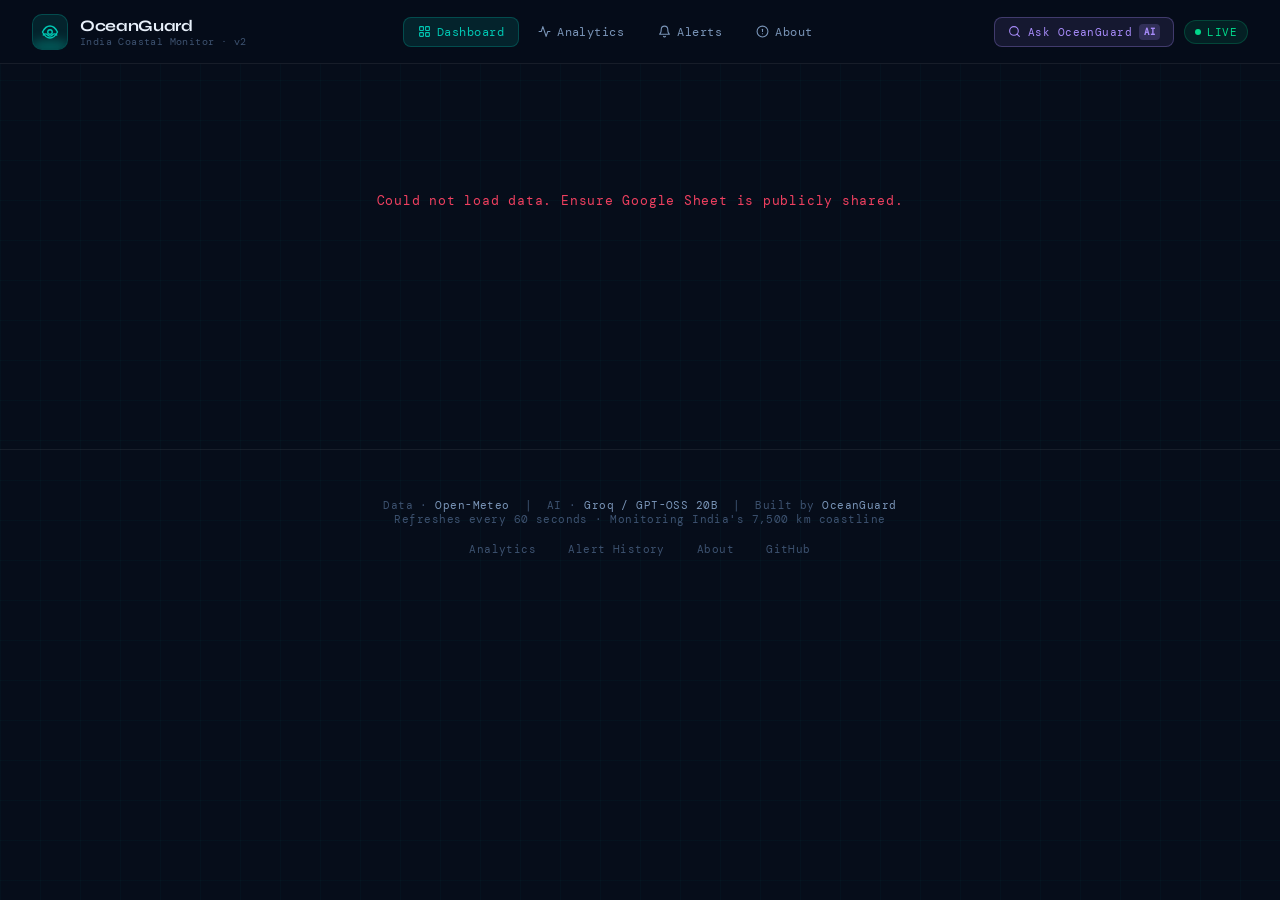
<file: index.html>
<!DOCTYPE html>
<html lang="en">
<head>
<meta charset="UTF-8"/>
<meta name="viewport" content="width=device-width, initial-scale=1.0"/>
<title>OceanGuard — Dashboard</title>
<link rel="stylesheet" href="style.css"/>
<style>
/* ── METRICS ── */
.metrics{display:grid;grid-template-columns:repeat(4,1fr);gap:1rem;margin-bottom:1.75rem;}
.metric{background:var(--panel);border:1px solid var(--border);border-radius:14px;padding:1.25rem 1.5rem;position:relative;overflow:hidden;transition:border-color .2s;}
.metric:hover{border-color:var(--glow);}
.metric::before{content:'';position:absolute;top:0;left:0;right:0;height:2px;background:linear-gradient(90deg,transparent,var(--cyan-m),transparent);opacity:0;transition:opacity .2s;}
.metric:hover::before{opacity:1;}
.metric-label{font-family:var(--fm);font-size:10px;color:var(--tm);text-transform:uppercase;letter-spacing:.1em;margin-bottom:.6rem;}
.metric-value{font-family:var(--fm);font-size:32px;font-weight:500;line-height:1;}
.metric-value.cyan{color:var(--cyan);}.metric-value.amber{color:var(--amber);}.metric-value.red{color:var(--red);}.metric-value.green{color:var(--green);}
.metric-sub{font-family:var(--fm);font-size:11px;color:var(--tm);margin-top:.4rem;}

/* ── AI BRIEFING ── */
.briefing-card{background:var(--panel);border:1px solid rgba(167,139,250,0.2);border-radius:14px;padding:1.5rem;margin-bottom:1.75rem;position:relative;overflow:hidden;}
.briefing-card::before{content:'';position:absolute;top:0;left:0;right:0;height:2px;background:linear-gradient(90deg,transparent,rgba(167,139,250,0.5),transparent);}
.briefing-header{display:flex;align-items:center;justify-content:space-between;margin-bottom:1rem;flex-wrap:wrap;gap:8px;}
.briefing-title{display:flex;align-items:center;gap:8px;font-family:var(--fm);font-size:11px;color:var(--purple);letter-spacing:.08em;text-transform:uppercase;}
.briefing-title svg{width:14px;height:14px;stroke:currentColor;fill:none;stroke-width:2;stroke-linecap:round;stroke-linejoin:round;}
.briefing-time{font-family:var(--fm);font-size:11px;color:var(--tm);}
.briefing-text{font-size:14px;line-height:1.8;color:var(--ts);}
.briefing-text strong{color:var(--tx);font-weight:500;}
.b-loading{font-family:var(--fm);font-size:12px;color:var(--tm);display:flex;align-items:center;gap:6px;}
.b-dot{width:5px;height:5px;border-radius:50%;background:var(--purple);animation:pulse 1.2s ease-in-out infinite;}
.b-dot:nth-child(2){animation-delay:.2s;}.b-dot:nth-child(3){animation-delay:.4s;}

/* ── PREDICTED ALERTS ── */
.pred-grid{display:grid;grid-template-columns:repeat(auto-fill,minmax(240px,1fr));gap:.75rem;margin-bottom:1.75rem;}
.pred-card{background:var(--panel);border:1px solid var(--border);border-left:3px solid var(--amber);border-radius:12px;padding:1rem 1.25rem;background:linear-gradient(135deg,rgba(240,165,0,0.06),var(--panel));animation:fadeUp .4s ease both;}
@keyframes fadeUp{from{opacity:0;transform:translateY(8px);}to{opacity:1;transform:translateY(0);}}
.pred-city{font-size:14px;font-weight:600;margin-bottom:3px;}
.pred-meta{font-family:var(--fm);font-size:12px;color:var(--ts);line-height:1.7;}
.pred-meta span{color:var(--tx);}
.pred-when{display:inline-block;margin-top:6px;font-family:var(--fm);font-size:11px;color:var(--amber);background:rgba(240,165,0,0.1);border:1px solid rgba(240,165,0,0.2);border-radius:999px;padding:2px 9px;}

/* ── CURRENT ALERTS ── */
.alerts-grid{display:grid;grid-template-columns:repeat(auto-fill,minmax(280px,1fr));gap:.75rem;margin-bottom:1.75rem;}
.alert-card{background:var(--panel);border:1px solid var(--border);border-radius:12px;padding:1rem 1.25rem;display:flex;align-items:flex-start;justify-content:space-between;transition:transform .15s;animation:fadeUp .4s ease both;}
.alert-card:hover{transform:translateY(-2px);}
.alert-card.watch{border-left:3px solid var(--cyan);background:linear-gradient(135deg,var(--cyan-d),var(--panel));}
.alert-card.warning{border-left:3px solid var(--amber);background:linear-gradient(135deg,var(--amber-d),var(--panel));}
.alert-card.emergency{border-left:3px solid var(--red);background:linear-gradient(135deg,var(--red-d),var(--panel));}
.alert-city{font-size:15px;font-weight:600;margin-bottom:4px;}
.alert-meta{font-family:var(--fm);font-size:12px;color:var(--ts);line-height:1.7;}
.alert-meta span{color:var(--tx);}
.no-alerts{background:var(--panel);border:1px solid rgba(0,217,139,.15);border-radius:12px;padding:1.25rem 2rem;font-family:var(--fm);font-size:13px;color:var(--green);display:flex;align-items:center;gap:10px;margin-bottom:1.75rem;}

/* ── TWO COL ── */
.two-col{display:grid;grid-template-columns:1.1fr 0.9fr;gap:1rem;}
.bar-row{display:flex;align-items:center;gap:10px;margin-bottom:10px;}
.bar-city{font-family:var(--fm);font-size:11px;color:var(--ts);width:88px;flex-shrink:0;white-space:nowrap;overflow:hidden;text-overflow:ellipsis;}
.bar-track{flex:1;height:6px;background:rgba(255,255,255,.05);border-radius:3px;overflow:visible;position:relative;}
.bar-fill{height:100%;border-radius:3px;position:relative;transition:width .8s cubic-bezier(.4,0,.2,1);}
.bar-fill::after{content:'';position:absolute;right:0;top:50%;transform:translateY(-50%);width:8px;height:8px;border-radius:50%;background:inherit;box-shadow:0 0 6px currentColor;}
.bar-val{font-family:var(--fm);font-size:11px;color:var(--tm);width:34px;text-align:right;flex-shrink:0;}

/* ── UNITS + RAIN OUTLOOK ── */
.u{font-family:var(--fm);font-size:10px;color:var(--tm);margin-left:3px;letter-spacing:.02em;text-transform:none;}
.og-table td .u{margin-left:4px;}
.og-table td.dim{color:var(--tm);}
.rain-legend{display:flex;gap:14px;flex-wrap:wrap;padding:.9rem 1.5rem 0;font-family:var(--fm);font-size:10px;color:var(--tm);letter-spacing:.04em;}
.rain-legend i{display:inline-block;width:14px;height:5px;border-radius:3px;margin-right:6px;vertical-align:middle;}
.rain-row{display:grid;grid-template-columns:88px 1fr 190px;gap:12px;align-items:center;margin-bottom:11px;}
.rain-bars{display:flex;flex-direction:column;gap:4px;}
.rain-fill{height:100%;border-radius:3px;transition:width .8s cubic-bezier(.4,0,.2,1);min-width:2px;}
.rain-fill.past{background:#5aa9ff;}.rain-fill.next{background:var(--cyan);}
.rain-meta{font-family:var(--fm);font-size:11px;color:var(--ts);display:flex;align-items:center;gap:7px;justify-content:flex-end;white-space:nowrap;}
.rain-meta b{color:var(--tx);font-weight:500;}
.rain-chip{font-family:var(--fm);font-size:9px;letter-spacing:.06em;padding:2px 7px;border-radius:10px;border:1px solid currentColor;white-space:nowrap;}
.rain-empty{font-family:var(--fm);font-size:12px;color:var(--tm);padding:0 0 1rem;line-height:1.7;}
@media(max-width:900px){.rain-row{grid-template-columns:88px 1fr;}.rain-meta{grid-column:1/-1;justify-content:flex-start;}}

/* ── RAG QUERY BOX ── */
.rag-card{background:var(--panel);border:1px solid rgba(167,139,250,0.2);border-radius:14px;padding:1.5rem;margin-bottom:1.75rem;position:relative;overflow:hidden;}
.rag-card::before{content:'';position:absolute;top:0;left:0;right:0;height:2px;background:linear-gradient(90deg,transparent,rgba(167,139,250,0.5),var(--cyan-m),transparent);}
.rag-intro{display:flex;align-items:center;gap:8px;font-family:var(--fm);font-size:12px;color:var(--tm);margin-bottom:1rem;}
.rag-intro svg{width:14px;height:14px;stroke:var(--purple);fill:none;stroke-width:2;stroke-linecap:round;stroke-linejoin:round;flex-shrink:0;}
.rag-suggestions{display:flex;gap:6px;flex-wrap:wrap;margin-bottom:1rem;}
.rag-sug{font-family:var(--fm);font-size:11px;padding:5px 11px;border-radius:8px;border:1px solid var(--border);background:transparent;color:var(--ts);cursor:pointer;transition:all .15s;text-align:left;}
.rag-sug:hover{border-color:rgba(167,139,250,0.3);color:var(--purple);background:var(--purple-d);}
.rag-input-row{display:flex;gap:.75rem;}
.rag-input{flex:1;background:var(--panel-alt);border:1px solid var(--border);border-radius:10px;padding:.75rem 1rem;font-family:var(--fm);font-size:13px;color:var(--tx);outline:none;transition:border-color .2s;}
.rag-input:focus{border-color:rgba(167,139,250,0.4);}
.rag-input::placeholder{color:var(--tm);}
.rag-submit{display:flex;align-items:center;gap:6px;background:rgba(167,139,250,0.15);border:1px solid rgba(167,139,250,0.3);border-radius:10px;padding:.75rem 1.25rem;font-family:var(--fm);font-size:12px;color:var(--purple);cursor:pointer;transition:all .2s;white-space:nowrap;}
.rag-submit:hover{background:rgba(167,139,250,0.25);}
.rag-submit:disabled{opacity:.5;cursor:not-allowed;}
.rag-submit svg{width:13px;height:13px;stroke:currentColor;fill:none;stroke-width:2;stroke-linecap:round;stroke-linejoin:round;}
.rag-answer{margin-top:1.25rem;padding-top:1.25rem;border-top:1px solid var(--border);animation:fadeUp .3s ease;}
.rag-answer-header{display:flex;align-items:flex-start;justify-content:space-between;margin-bottom:.75rem;flex-wrap:wrap;gap:6px;}
.rag-answer-q{font-family:var(--fm);font-size:11px;color:var(--purple);letter-spacing:.04em;font-style:italic;}
.rag-answer-meta{font-family:var(--fm);font-size:10px;color:var(--tm);}
.rag-answer-text{font-size:14px;line-height:1.8;color:var(--ts);}
.rag-answer-text strong{color:var(--tx);font-weight:500;}
.rag-thinking{display:flex;align-items:center;gap:8px;font-family:var(--fm);font-size:12px;color:var(--tm);}

/* ── TREND MODAL ── */
.modal-overlay{position:fixed;inset:0;z-index:300;background:rgba(6,13,26,0.85);backdrop-filter:blur(8px);display:flex;align-items:center;justify-content:center;padding:1.5rem;opacity:0;pointer-events:none;transition:opacity .25s ease;}
.modal-overlay.open{opacity:1;pointer-events:all;}
.modal{background:var(--panel);border:1px solid var(--glow);border-radius:18px;width:100%;max-width:820px;box-shadow:0 0 80px rgba(0,200,180,0.1),0 24px 60px rgba(0,0,0,0.6);transform:translateY(24px) scale(.97);transition:transform .28s cubic-bezier(.34,1.56,.64,1);overflow:hidden;}
.modal-overlay.open .modal{transform:translateY(0) scale(1);}
.modal-header{padding:1.25rem 1.5rem;border-bottom:1px solid var(--border);display:flex;align-items:center;justify-content:space-between;}
.modal-title{font-size:14px;font-weight:600;display:flex;align-items:center;gap:8px;}
.modal-title svg{width:16px;height:16px;stroke:var(--cyan);fill:none;stroke-width:2;stroke-linecap:round;stroke-linejoin:round;}
.modal-close{width:30px;height:30px;border-radius:8px;background:rgba(255,255,255,.05);border:1px solid var(--border);color:var(--tm);cursor:pointer;display:flex;align-items:center;justify-content:center;transition:all .15s;font-size:16px;}
.modal-close:hover{background:rgba(255,255,255,.1);color:var(--tx);}
.modal-city-bar{padding:.75rem 1.5rem;border-bottom:1px solid var(--border);display:flex;gap:6px;flex-wrap:wrap;}
.city-btn{font-family:var(--fm);font-size:11px;padding:4px 10px;border-radius:6px;border:1px solid var(--border);background:transparent;color:var(--tm);cursor:pointer;transition:all .15s;}
.city-btn:hover{border-color:var(--glow);color:var(--ts);}
.city-btn.active{background:var(--cyan-d);border-color:var(--glow);color:var(--cyan);}
.modal-body{padding:1.5rem;}
.chart-area{width:100%;height:220px;}
.chart-svg{width:100%;height:100%;}
.grid-line{stroke:rgba(255,255,255,0.05);stroke-width:1;}
.axis-label{font-family:'DM Mono',monospace;font-size:10px;fill:#3d5270;}
.trend-line{fill:none;stroke:var(--cyan);stroke-width:2.5;stroke-linecap:round;stroke-linejoin:round;}
.trend-area{fill:url(#areaGrad);}
.threshold-line{stroke:var(--amber);stroke-width:1.5;stroke-dasharray:5 4;}
.chart-legend{display:flex;align-items:center;gap:16px;margin-top:12px;font-family:var(--fm);font-size:11px;color:var(--tm);flex-wrap:wrap;}
.leg-item{display:flex;align-items:center;gap:5px;}
.leg-dot{width:8px;height:8px;border-radius:50%;flex-shrink:0;}
.leg-dash{width:16px;border-top:2px dashed var(--amber);}
#trend-sum{margin-left:auto;color:var(--ts);}

@media(max-width:900px){.metrics{grid-template-columns:repeat(2,1fr);}.two-col{grid-template-columns:1fr;}}
@media(max-width:600px){.metrics{grid-template-columns:repeat(2,1fr);gap:.6rem;}.metric-value{font-size:24px;}}
</style>
</head>
<body>
<script src="nav.js"></script>
<main class="og-main">
  <div id="og-loading">
    <div class="og-wave"><span></span><span></span><span></span><span></span><span></span></div>
    <div>Fetching coastal data...</div>
  </div>
  <div id="og-dashboard" style="display:none">

    <!-- METRICS -->
    <div class="metrics" id="metrics-row"></div>

    <!-- AI BRIEFING -->
    <div class="og-sec">AI intelligence briefing</div>
    <div class="briefing-card">
      <div class="briefing-header">
        <div class="briefing-title">
          <svg viewBox="0 0 24 24"><circle cx="12" cy="12" r="10"/><path d="M12 8v4l2 2"/></svg>
          Coastal Intelligence Report
        </div>
        <span class="briefing-time" id="briefing-time">—</span>
      </div>
      <div id="briefing-content" class="b-loading">
        <div class="b-dot"></div><div class="b-dot"></div><div class="b-dot"></div>
        <span style="margin-left:4px">Loading briefing...</span>
      </div>
    </div>

    <!-- PREDICTED ALERTS -->
    <div class="og-sec">Predicted alerts — next 24 hours</div>
    <div id="pred-container" style="margin-bottom:1.75rem">
      <div class="no-alerts" style="border-color:rgba(240,165,0,.15);color:var(--amber)"><span>⏳</span>Scanning forecast data...</div>
    </div>

    <!-- CURRENT ALERTS -->
    <div class="og-sec">Current alerts</div>
    <div id="alerts-container"></div>

    <!-- CITY STATUS (full width) -->
    <div class="og-card" style="margin-bottom:1rem">
      <div class="og-card-header"><div class="og-sec" style="margin-bottom:0">City status</div></div>
      <div style="overflow-x:auto">
        <table class="og-table">
          <thead><tr><th>City</th><th>Wind</th><th>Temp</th><th>Rain 24h</th><th>Next 24h</th><th>Rain chance</th><th>Risk</th><th>Status</th></tr></thead>
          <tbody id="city-table"></tbody>
        </table>
      </div>
    </div>

    <!-- WIND + RAIN OUTLOOK -->
    <div class="two-col" style="grid-template-columns:1fr 1fr">
      <div class="og-card">
        <div class="og-card-header"><div class="og-sec" style="margin-bottom:0">Wind speed <span class="u">km/h</span></div></div>
        <div style="padding:1.25rem 1.5rem" id="bar-chart"></div>
      </div>
      <div class="og-card">
        <div class="og-card-header"><div class="og-sec" style="margin-bottom:0">Rain outlook <span class="u">mm</span></div></div>
        <div class="rain-legend"><span><i style="background:#5aa9ff"></i>Last 24h</span><span><i style="background:var(--cyan)"></i>Next 24h forecast</span><span>⚡ thunderstorm</span></div>
        <div id="rain-chart" style="padding:1rem 1.5rem 0.5rem"></div>
      </div>
    </div>

  </div><!-- end dashboard -->
</main>

<!-- TREND MODAL -->
<div class="modal-overlay" id="modal-overlay" onclick="if(event.target===this)closeModal()">
  <div class="modal">
    <div class="modal-header">
      <div class="modal-title"><svg viewBox="0 0 24 24"><polyline points="22 12 18 12 15 21 9 3 6 12 2 12"/></svg>7-Day Wind Trend</div>
      <button class="modal-close" onclick="closeModal()">✕</button>
    </div>
    <div class="modal-city-bar" id="city-selector"></div>
    <div class="modal-body">
      <div class="chart-area">
        <svg class="chart-svg" id="trend-svg" viewBox="0 0 760 220" preserveAspectRatio="none">
          <defs>
            <linearGradient id="areaGrad" x1="0" y1="0" x2="0" y2="1">
              <stop offset="0%" stop-color="#00c8b4" stop-opacity="0.25"/>
              <stop offset="100%" stop-color="#00c8b4" stop-opacity="0"/>
            </linearGradient>
          </defs>
          <g id="grid-lines"></g><g id="y-labels"></g><g id="x-labels"></g>
          <path id="area-path" class="trend-area"/>
          <line id="threshold-line" class="threshold-line" x1="0" x2="0" y1="0" y2="0"/>
          <path id="line-path" class="trend-line"/>
          <g id="data-points"></g>
        </svg>
      </div>
      <div class="chart-legend">
        <div class="leg-item"><div class="leg-dot" style="background:var(--cyan)"></div><span>Wind (km/h)</span></div>
        <div class="leg-item"><div class="leg-dash"></div><span>Threshold</span></div>
        <span id="trend-sum"></span>
      </div>
    </div>
  </div>
</div>

<footer class="og-footer">
  Data · <span>Open-Meteo</span> &nbsp;|&nbsp; AI · <span>Groq / GPT-OSS 20B</span> &nbsp;|&nbsp; Built by <span>OceanGuard</span><br>
  Refreshes every 60 seconds · Monitoring India's 7,500 km coastline
  <div class="og-footer-links">
    <a href="analytics.html">Analytics</a>
    <a href="alerts.html">Alert History</a>
    <a href="about.html">About</a>
    <a href="https://github.com/tupegaurav/oceanguard" target="_blank">GitHub</a>
  </div>
</footer>

<script>
/* ── CONFIG ── */
const SHEET       = "1LHddh6bg9M0hskAypVRr_iF5h4SLzM1yw1vuFetn51s";
const DATA_URL    = `https://docs.google.com/spreadsheets/d/${SHEET}/gviz/tq?tqx=out:json&sheet=Sheet1`;
/* n8n Cloud  URLs — replace with your production URLs after activating each workflow.
   No API keys live in this file anymore; Groq calls happen server-side in n8n. */
const N8N_BASE = "https://jankiai.app.n8n.cloud/webhook";

const BRIEFING_URL = `${N8N_BASE}/oceanguard-briefing`;

const RAG_URL = RAG_WEBHOOK; /* defined once in nav.js */

const TIER    = {NORMAL:0,WATCH:1,WARNING:2,EMERGENCY:3};
const BAR_CLR = {NORMAL:"#00d98b",WATCH:"#00c8b4",WARNING:"#f0a500",EMERGENCY:"#f04060"};
const CITIES  = [
  {city:"Mumbai",          lat:19.0760,lon:72.8777,threshold:14},
  {city:"Goa",             lat:15.4909,lon:73.8278,threshold:13},
  {city:"Mangalore",       lat:12.9141,lon:74.8560,threshold:13},
  {city:"Kochi",           lat:9.9312, lon:76.2673,threshold:12},
  {city:"Thiruvananthapuram",lat:8.5241,lon:76.9366,threshold:11},
  {city:"Pondicherry",     lat:11.9416,lon:79.8083,threshold:12},
  {city:"Chennai",         lat:13.0827,lon:80.2707,threshold:12},
  {city:"Visakhapatnam",   lat:17.6868,lon:83.2185,threshold:13},
  {city:"Kolkata",         lat:22.5726,lon:88.3639,threshold:12}
];
const TH = Object.fromEntries(CITIES.map(c=>[c.city,c.threshold]));

/* ── HELPERS ── */
function isCity(n){return n&&typeof n==="string"&&!/^\d{4}-\d{2}-\d{2}/.test(n)&&n.length>=2&&n.length<=30;}
function badge(r){const c={NORMAL:"badge-normal",WATCH:"badge-watch",WARNING:"badge-warning",EMERGENCY:"badge-emergency"};return `<span class="tier-badge ${c[r]||'badge-normal'}">${r}</span>`;}

/* ── TREND MODAL ── */
function openModal(){document.getElementById("modal-overlay").classList.add("open");document.body.style.overflow="hidden";if(sel)renderTrend(sel);}
function closeModal(){document.getElementById("modal-overlay").classList.remove("open");document.body.style.overflow="";}
document.addEventListener("keydown",e=>{if(e.key==="Escape")closeModal();});

let hist={},sel=null,globalCities=[],briefingLoaded=false;

function renderTrend(city){
  const d=hist[city];if(!d||!d.length)return;
  sel=city;const th=TH[city]||12;
  document.querySelectorAll(".city-btn").forEach(b=>b.classList.toggle("active",b.dataset.city===city));
  const W=760,H=220,pL=36,pR=18,pT=14,pB=26,cW=W-pL-pR,cH=H-pT-pB;
  const ws=d.map(x=>x.w),mx=Math.max(...ws,th*1.4);
  const xp=i=>pL+(i/Math.max(d.length-1,1))*cW;
  const yp=v=>pT+cH-(v/mx)*cH;
  let gH="",yH="";
  [0,.25,.5,.75,1].forEach(f=>{const v=mx*f,y=yp(v);gH+=`<line class="grid-line" x1="${pL}" x2="${W-pR}" y1="${y}" y2="${y}"/>`;yH+=`<text class="axis-label" x="${pL-5}" y="${y+3}" text-anchor="end">${v.toFixed(0)}</text>`;});
  document.getElementById("grid-lines").innerHTML=gH;
  document.getElementById("y-labels").innerHTML=yH;
  let xH="";d.forEach((x,i)=>{const l=new Date(x.date+"T00:00:00").toLocaleDateString("en-IN",{day:"numeric",month:"short"});xH+=`<text class="axis-label" x="${xp(i).toFixed(1)}" y="${H-4}" text-anchor="middle">${l}</text>`;});
  document.getElementById("x-labels").innerHTML=xH;
  const pts=d.map((x,i)=>`${xp(i).toFixed(1)},${yp(x.w).toFixed(1)}`);
  document.getElementById("line-path").setAttribute("d","M"+pts.join("L"));
  document.getElementById("area-path").setAttribute("d",`M${pL},${pT+cH} L${pts.join("L")} L${xp(d.length-1)},${pT+cH} Z`);
  document.getElementById("data-points").innerHTML=d.map((x,i)=>{const c=x.w>=th?"#f0a500":"#00c8b4";const g=x.w>=th?"rgba(240,165,0,0.25)":"rgba(0,200,180,0.25)";return `<circle cx="${xp(i).toFixed(1)}" cy="${yp(x.w).toFixed(1)}" r="8" fill="${g}"/><circle cx="${xp(i).toFixed(1)}" cy="${yp(x.w).toFixed(1)}" r="4" fill="${c}"/>`;}).join("");
  const ty=yp(th);const tl=document.getElementById("threshold-line");
  tl.setAttribute("x1",pL);tl.setAttribute("x2",W-pR);tl.setAttribute("y1",ty);tl.setAttribute("y2",ty);
  const avg=ws.reduce((a,b)=>a+b,0)/ws.length;
  const tr=ws.length>1?(ws[ws.length-1]>ws[0]?"↑ Rising":"↓ Easing"):"—";
  const ad=d.filter(x=>x.w>=th).length;
  document.getElementById("trend-sum").textContent=`Avg ${avg.toFixed(1)} km/h · ${tr} · ${ad} alert day${ad!==1?"s":""}`;
}

/* ── PREDICTIVE ALERTS ── */
async function loadPredictions(){
  try{
    const now=new Date(),in24=new Date(now.getTime()+86400000);
    const res=await Promise.all(CITIES.map(async c=>{
      try{
        const r=await fetch(`https://api.open-meteo.com/v1/forecast?latitude=${c.lat}&longitude=${c.lon}&hourly=wind_speed_10m&forecast_days=2&timezone=Asia%2FKolkata`);
        const d=await r.json();
        let fc=null;
        for(let i=0;i<d.hourly.time.length;i++){
          const t=new Date(d.hourly.time[i]);
          if(t>now&&t<=in24&&d.hourly.wind_speed_10m[i]>=c.threshold){fc={t,w:d.hourly.wind_speed_10m[i],h:Math.round((t-now)/3600000)};break;}
        }
        return{...c,fc};
      }catch{return{...c,fc:null};}
    }));
    const pred=res.filter(r=>r.fc).sort((a,b)=>a.fc.h-b.fc.h);
    const el=document.getElementById("pred-container");
    if(!pred.length){
      el.innerHTML=`<div class="no-alerts"><svg width="16" height="16" viewBox="0 0 24 24" fill="none" stroke="currentColor" stroke-width="2" stroke-linecap="round" stroke-linejoin="round"><path d="M22 11.08V12a10 10 0 1 1-5.93-9.14"/><polyline points="22 4 12 14.01 9 11.01"/></svg>No threshold crossings predicted in next 24 hours</div>`;
      return;
    }
    el.innerHTML=`<div class="pred-grid">${pred.map((r,i)=>{
      const when=r.fc.h===0?"Within the hour":`In ~${r.fc.h}h`;
      const ts=r.fc.t.toLocaleTimeString("en-IN",{hour:"2-digit",minute:"2-digit",hour12:true});
      return `<div class="pred-card" style="animation-delay:${i*60}ms">
        <div class="pred-city">${r.city}</div>
        <div class="pred-meta">Forecast <span>${r.fc.w.toFixed(1)} km/h</span> · Threshold <span>${r.threshold} km/h</span></div>
        <div class="pred-when">⚡ ${when} · ${ts}</div>
      </div>`;
    }).join("")}</div>`;
  }catch{
    document.getElementById("pred-container").innerHTML=`<div class="no-alerts" style="color:var(--tm)">Forecast data unavailable</div>`;
  }
}

/* ── AI BRIEFING — fetched from n8n webhook (Groq key stays server-side) ── */
async function loadBriefing(){
  try{
    const res=await fetch(BRIEFING_URL,{method:"GET"});
    const data=await res.json();
    const text=data.briefing||"";
    briefingLoaded=true;
    const ts=data.timestamp?new Date(data.timestamp):new Date();
    document.getElementById("briefing-time").textContent=ts.toLocaleString("en-IN",{day:"numeric",month:"short",hour:"2-digit",minute:"2-digit"});
    const el=document.getElementById("briefing-content");
    el.className="briefing-text";
    el.innerHTML=text.trim().replace(/\*\*(.*?)\*\*/g,"<strong>$1</strong>").replace(/\n/g,"<br>");
  }catch(e){
    const el=document.getElementById("briefing-content");
    el.className="briefing-text";
    el.innerHTML=`<span style="color:var(--tm)">Could not load briefing. Check the n8n webhook is active.</span>`;
  }
}

/* ── MAIN DATA ── */
/* ── RAIN HELPERS ── */
const RAIN_CLR={"DRY":"#6b7a8f","VERY LIGHT":"#5aa9ff","LIGHT":"#00c8b4","MODERATE":"#f0a500","HEAVY":"#f06a40","VERY HEAVY":"#f04060","EXTREME":"#f04060"};
function rainBandOf(mm){return mm<0.1?"DRY":mm<2.5?"VERY LIGHT":mm<15.6?"LIGHT":mm<64.5?"MODERATE":mm<115.6?"HEAVY":mm<204.5?"VERY HEAVY":"EXTREME";}
function hasRain(c){return c.r24!==null||c.rn24!==null;}
function bandFor(c){return c.rband&&RAIN_CLR[c.rband]?c.rband:rainBandOf(Math.max(c.r24||0,c.rn24||0));}
function rainChip(b){const col=RAIN_CLR[b]||RAIN_CLR.DRY;return `<span class="rain-chip" style="color:${col}">${b}</span>`;}
function isStorm(c){return c.wcode===95||c.wcode===96||c.wcode===99;}
function rainLine(c){
  if(!hasRain(c))return `Rain <span>${c.rain} mm</span>`;
  return `Rain <span>${(c.r24||0).toFixed(1)} mm/24h</span> · Next 24h <span>${(c.rn24||0).toFixed(1)} mm</span>`+(c.rprob!==null?` · <span>${c.rprob}%</span> chance`:"")+(isStorm(c)?" · <span>⚡ storm</span>":"");
}
function renderRainChart(cities){
  const el=document.getElementById("rain-chart");if(!el)return;
  if(!cities.some(hasRain)){el.innerHTML=`<div class="rain-empty">Waiting for rain forecast data from the pipeline. It appears after the next scheduled run of the OceanGuard V1 workflow.</div>`;return;}
  const list=[...cities].sort((a,b)=>Math.max(b.r24||0,b.rn24||0)-Math.max(a.r24||0,a.rn24||0));
  const mx=Math.max(10,...list.map(c=>Math.max(c.r24||0,c.rn24||0)));
  el.innerHTML=list.map(c=>{
    const nm=c.city.length>11?c.city.slice(0,10)+"…":c.city;
    const p=Math.round(((c.r24||0)/mx)*100),n=Math.round(((c.rn24||0)/mx)*100);
    const meta=hasRain(c)
      ?`<span><b>${(c.r24||0).toFixed(1)}</b> / <b>${(c.rn24||0).toFixed(1)}</b> mm</span>${isStorm(c)?"<span>⚡</span>":""}${rainChip(bandFor(c))}`
      :`<span style="color:var(--tm)">no forecast yet</span>`;
    return `<div class="rain-row"><span class="bar-city">${nm}</span>
      <div class="rain-bars"><div class="bar-track"><div class="rain-fill past" style="width:${p}%"></div></div><div class="bar-track"><div class="rain-fill next" style="width:${n}%"></div></div></div>
      <div class="rain-meta">${meta}</div></div>`;
  }).join("");
}

async function loadData(){
  try{
    const r=await fetch(DATA_URL);const t=await r.text();
    const j=JSON.parse(t.match(/google\.visualization\.Query\.setResponse\(([\s\S]*?)\);/)[1]);
    const rows=j.table.rows;
    const cm={};const hm={};
    const cut=new Date();cut.setDate(cut.getDate()-7);
    rows.forEach(row=>{
      const c=row.c;if(!c||!c[1]?.v)return;
      const city=String(c[1].v).trim();if(!isCity(city))return;
      const wind=parseFloat(c[2]?.v)||0,temp=parseFloat(c[3]?.v)||0,rain=parseFloat(c[4]?.v)||0;
      const risk=(c[5]?.v||"NORMAL").toUpperCase(),ts=c[7]?.v||"";
      const nv=i=>{const n=parseFloat(c[i]?.v);return Number.isFinite(n)?n:null;};
      cm[city]={city,wind,temp,rain,risk,ts,r24:nv(8),rn6:nv(9),rn24:nv(10),rprob:nv(11),rband:String(c[12]?.v||"").toUpperCase(),wcode:nv(13)};
      if(ts){const d=new Date(ts);if(d>=cut){const ds=ts.slice(0,10);if(!hm[city])hm[city]={};if(!hm[city][ds])hm[city][ds]=[];hm[city][ds].push(wind);}}
    });
    hist={};
    Object.keys(hm).forEach(city=>{hist[city]=Object.keys(hm[city]).sort().map(date=>({date,w:hm[city][date].reduce((a,b)=>a+b,0)/hm[city][date].length}));});
    const cities=Object.values(cm);
    globalCities=cities;
    if(!briefingLoaded){loadBriefing();}
    const alerts=cities.filter(c=>c.risk!=="NORMAL").sort((a,b)=>TIER[b.risk]-TIER[a.risk]||b.wind-a.wind);
    const sorted=[...cities].sort((a,b)=>b.wind-a.wind);
    const mw=Math.max(...cities.map(c=>c.wind),1);
    const hr=alerts.length?alerts[0].risk:"NORMAL";
    const lat=cities.map(c=>c.ts).filter(Boolean).sort().reverse()[0]||"";
    const ts=lat?new Date(lat).toLocaleString("en-IN",{day:"numeric",month:"short",hour:"2-digit",minute:"2-digit"}):"recently";
    const rc={NORMAL:"green",WATCH:"amber",WARNING:"amber",EMERGENCY:"red"};

    document.getElementById("metrics-row").innerHTML=[
      {l:"Cities monitored",v:cities.length,c:"cyan"},
      {l:"Active alerts",v:alerts.length,c:alerts.length?"amber":"green"},
      {l:"Highest risk",v:hr,c:rc[hr]},
      {l:"All-clear cities",v:cities.length-alerts.length,c:"green"}
    ].map(m=>`<div class="metric"><div class="metric-label">${m.l}</div><div class="metric-value ${m.c}">${m.v}</div><div class="metric-sub">of 9 total</div></div>`).join("");

    const ae=document.getElementById("alerts-container");
    if(!alerts.length){
      ae.innerHTML=`<div class="no-alerts"><svg width="16" height="16" viewBox="0 0 24 24" fill="none" stroke="currentColor" stroke-width="2" stroke-linecap="round" stroke-linejoin="round"><path d="M22 11.08V12a10 10 0 1 1-5.93-9.14"/><polyline points="22 4 12 14.01 9 11.01"/></svg>All 9 coastal cities currently clear</div>`;
    }else{
      ae.innerHTML=`<div class="alerts-grid">${alerts.map((a,i)=>{const cl={WATCH:"watch",WARNING:"warning",EMERGENCY:"emergency"}[a.risk]||"watch";return `<div class="alert-card ${cl}" style="animation-delay:${i*60}ms"><div><div class="alert-city">${a.city}</div><div class="alert-meta">Wind <span>${a.wind.toFixed(1)} km/h</span> · Temp <span>${a.temp.toFixed(1)}°C</span><br>${rainLine(a)}</div></div>${badge(a.risk)}</div>`;}).join("")}</div>`;
    }

    const tc=sorted.map(c=>c.city).filter(c=>hist[c]&&hist[c].length);
    document.getElementById("city-selector").innerHTML=tc.map(city=>`<button class="city-btn" data-city="${city}" onclick="renderTrend('${city}')">${city}</button>`).join("");
    if(!sel||!hist[sel])sel=tc[0];

    document.getElementById("city-table").innerHTML=sorted.map(c=>{
      const hr=hasRain(c);
      const r24=hr?`${(c.r24||0).toFixed(1)}<span class="u">mm</span>`:`<span class="dim">${c.rain}<span class="u">mm now</span></span>`;
      const rn24=hr?`${(c.rn24||0).toFixed(1)}<span class="u">mm</span>`:`<span class="dim">—</span>`;
      const rp=(hr&&c.rprob!==null)?`${c.rprob}<span class="u">%</span>`:`<span class="dim">—</span>`;
      return `<tr><td>${c.city}</td><td>${c.wind.toFixed(1)}<span class="u">km/h</span></td><td>${c.temp.toFixed(1)}<span class="u">°C</span></td><td>${r24}</td><td>${rn24}${isStorm(c)?' <span title="Thunderstorm">⚡</span>':''}</td><td>${rp}</td><td>${badge(c.risk)}</td><td class="${c.risk==="NORMAL"?"sc":"sa"}">${c.risk==="NORMAL"?"Clear":"Alert"}</td></tr>`;
    }).join("");

    document.getElementById("bar-chart").innerHTML=sorted.map(c=>{const pct=Math.round((c.wind/mw)*100);const col=BAR_CLR[c.risk]||BAR_CLR.NORMAL;const nm=c.city.length>11?c.city.slice(0,10)+"…":c.city;return `<div class="bar-row"><span class="bar-city">${nm}</span><div class="bar-track"><div class="bar-fill" style="width:${pct}%;background:${col};color:${col}"></div></div><span class="bar-val">${c.wind.toFixed(1)}</span></div>`;}).join("");

    renderRainChart(cities);

    const ots=document.getElementById("og-timestamp");if(ots)ots.textContent=`Updated ${ts}`;
    document.getElementById("og-loading").style.display="none";
    document.getElementById("og-dashboard").style.display="block";
  }catch(e){
    console.error(e);
    document.getElementById("og-loading").innerHTML=`<p style="color:var(--red);font-family:var(--fm);font-size:13px">Could not load data. Ensure Google Sheet is publicly shared.</p>`;
  }
}

/* ── RAG QUERY — via n8n webhook (OceanGuard_RAG) ── */
function askQuestion(q){
  document.getElementById("rag-input").value=q;
  submitQuery();
}

async function submitQuery(){
  const input=document.getElementById("rag-input");
  const q=input.value.trim();
  if(!q)return;
  const btn=document.getElementById("rag-btn");
  const answerEl=document.getElementById("rag-answer");
  const textEl=document.getElementById("rag-answer-text");
  const qEl=document.getElementById("rag-answer-q");
  const metaEl=document.getElementById("rag-answer-meta");

  btn.disabled=true;
  btn.innerHTML=`<svg viewBox="0 0 24 24" fill="none" stroke="currentColor" stroke-width="2" width="13" height="13"><circle cx="12" cy="12" r="10"/><path d="M12 6v6l4 2"/></svg> Thinking...`;
  answerEl.style.display="block";
  textEl.className="rag-thinking";
  textEl.innerHTML=`<div class="b-dot"></div><div class="b-dot"></div><div class="b-dot"></div><span style="margin-left:6px">Retrieving data and generating answer...</span>`;
  qEl.textContent=`"${q}"`;
  metaEl.textContent="";

  try{
    const res=await fetch(RAG_URL,{
      method:"POST",
      headers:{"Content-Type":"application/json"},
      body:JSON.stringify({question:q})
    });
    const data=await res.json();
    const answer=data.answer||"Sorry, couldn't generate an answer from the available data.";
    textEl.className="rag-answer-text";
    textEl.innerHTML=answer.replace(/\*\*(.*?)\*\*/g,"<strong>$1</strong>").replace(/\n/g,"<br>");
    const rowCount=data.rowCount!=null?`${data.rowCount} readings analysed`:`${globalCities.length} cities analysed`;
    metaEl.textContent=`${rowCount} · Groq / GPT-OSS 20B`;
  }catch(e){
    textEl.className="rag-answer-text";
    textEl.innerHTML=`<span style="color:var(--red)">Could not reach the assistant. Check the n8n webhook is active.</span>`;
  }

  btn.disabled=false;
  btn.innerHTML=`<svg viewBox="0 0 24 24" fill="none" stroke="currentColor" stroke-width="2" stroke-linecap="round" stroke-linejoin="round" width="13" height="13"><line x1="22" y1="2" x2="11" y2="13"/><polygon points="22 2 15 22 11 13 2 9 22 2"/></svg> Ask`;
}

/* ── INIT ── */
loadData();
loadPredictions();
setInterval(loadData,60000);
setInterval(loadPredictions,300000);
</script>
</body>
</html>
</file>
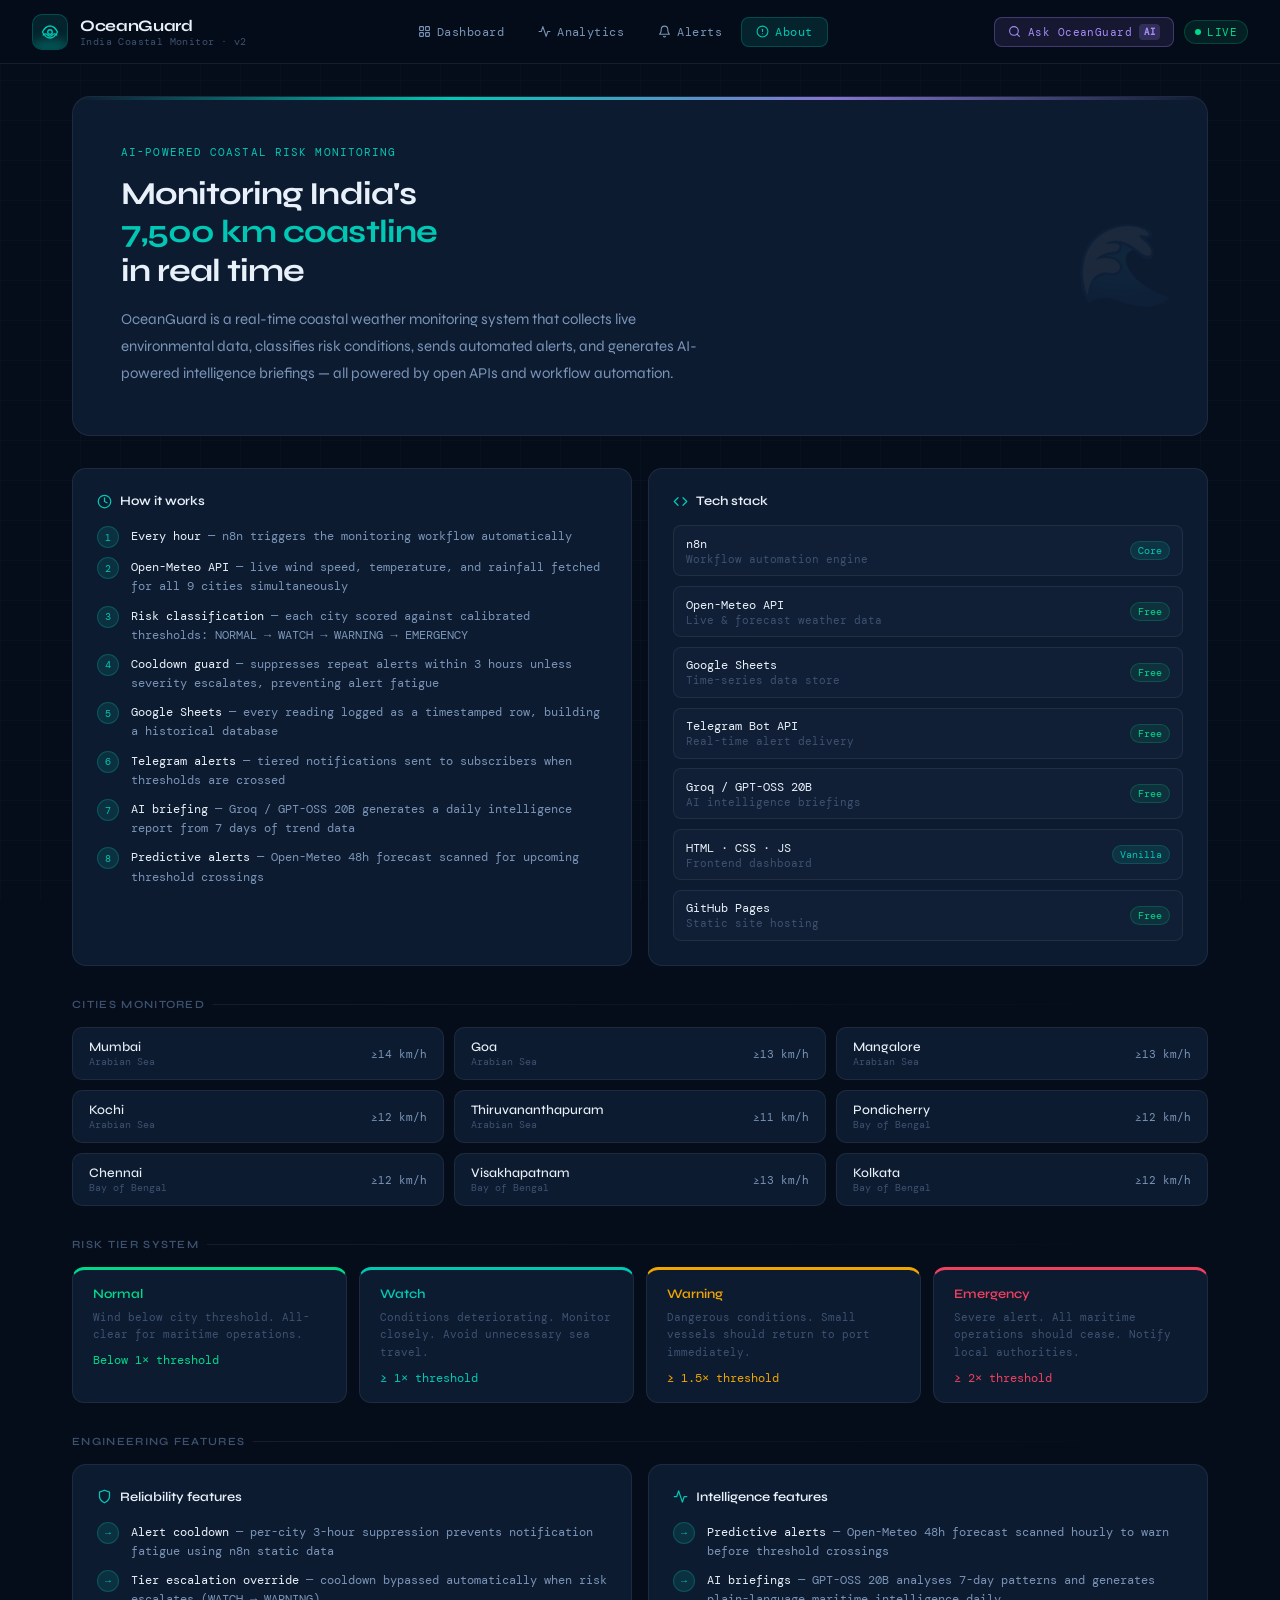
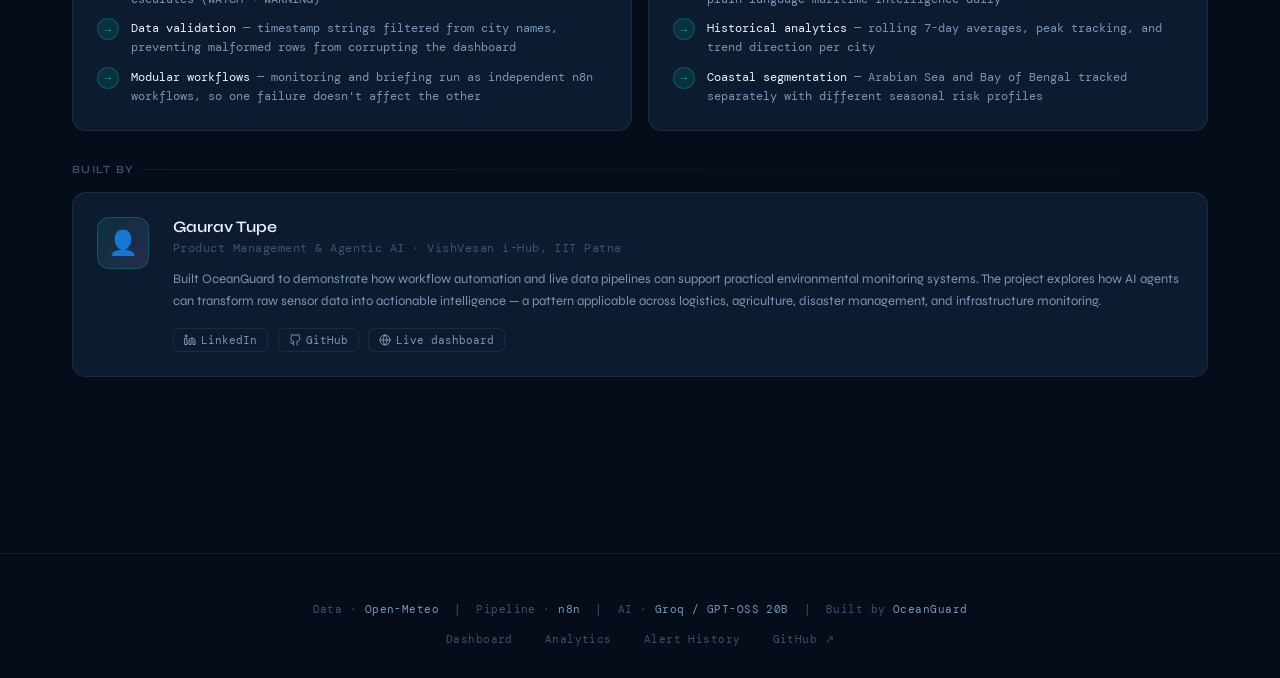
<file: about.html>
<!DOCTYPE html>
<html lang="en">
<head>
<meta charset="UTF-8"/>
<meta name="viewport" content="width=device-width, initial-scale=1.0"/>
<title>OceanGuard — About</title>
<link rel="stylesheet" href="style.css"/>
<style>
.about-hero{
  background:var(--panel);
  border:1px solid var(--border);
  border-radius:18px;
  padding:3rem;
  margin-bottom:2rem;
  position:relative;
  overflow:hidden;
}
.about-hero::before{
  content:'';position:absolute;top:0;left:0;right:0;height:3px;
  background:linear-gradient(90deg,transparent,var(--cyan),rgba(167,139,250,0.8),transparent);
}
.about-hero::after{
  content:'🌊';
  position:absolute;right:2rem;top:50%;transform:translateY(-50%);
  font-size:80px;opacity:.06;pointer-events:none;
}
.hero-tag{font-family:var(--fm);font-size:11px;color:var(--cyan);letter-spacing:.1em;text-transform:uppercase;margin-bottom:1rem;}
.hero-title{font-size:32px;font-weight:700;letter-spacing:-.03em;line-height:1.2;margin-bottom:1rem;}
.hero-title span{color:var(--cyan);}
.hero-desc{font-size:15px;line-height:1.8;color:var(--ts);max-width:600px;}

.two-col-about{display:grid;grid-template-columns:1fr 1fr;gap:1rem;margin-bottom:2rem;}
.info-card{background:var(--panel);border:1px solid var(--border);border-radius:14px;padding:1.5rem;}
.info-card-title{font-size:13px;font-weight:600;margin-bottom:1rem;display:flex;align-items:center;gap:8px;}
.info-card-title svg{width:15px;height:15px;stroke:var(--cyan);fill:none;stroke-width:2;stroke-linecap:round;stroke-linejoin:round;}

.stack-list{display:flex;flex-direction:column;gap:.6rem;}
.stack-item{display:flex;align-items:center;justify-content:space-between;padding:.6rem .75rem;background:var(--panel-alt);border-radius:8px;border:1px solid var(--border);}
.stack-name{font-family:var(--fm);font-size:12px;color:var(--tx);}
.stack-role{font-family:var(--fm);font-size:11px;color:var(--tm);}
.stack-badge{font-family:var(--fm);font-size:10px;padding:2px 7px;border-radius:999px;}

.flow-steps{display:flex;flex-direction:column;gap:.5rem;}
.flow-step{display:flex;align-items:flex-start;gap:.75rem;}
.step-num{flex-shrink:0;width:22px;height:22px;border-radius:50%;background:var(--cyan-d);border:1px solid var(--glow);display:flex;align-items:center;justify-content:center;font-family:var(--fm);font-size:10px;color:var(--cyan);margin-top:1px;}
.step-text{font-family:var(--fm);font-size:12px;color:var(--ts);line-height:1.6;padding-top:2px;}
.step-text strong{color:var(--tx);font-weight:400;}

.cities-grid{display:grid;grid-template-columns:repeat(3,1fr);gap:.6rem;margin-bottom:2rem;}
.city-pill{background:var(--panel);border:1px solid var(--border);border-radius:10px;padding:.7rem 1rem;display:flex;align-items:center;justify-content:space-between;}
.city-pill-name{font-size:13px;font-weight:500;}
.city-pill-coast{font-family:var(--fm);font-size:10px;color:var(--tm);}
.city-pill-th{font-family:var(--fm);font-size:11px;color:var(--ts);}

.tier-explainer{display:grid;grid-template-columns:repeat(4,1fr);gap:.75rem;margin-bottom:2rem;}
.tier-card{background:var(--panel);border-radius:12px;padding:1rem 1.25rem;border:1px solid var(--border);}
.tier-card.normal{border-top:3px solid var(--green);}
.tier-card.watch{border-top:3px solid var(--cyan);}
.tier-card.warning{border-top:3px solid var(--amber);}
.tier-card.emergency{border-top:3px solid var(--red);}
.tier-name{font-size:13px;font-weight:600;margin-bottom:.4rem;}
.tier-desc{font-family:var(--fm);font-size:11px;color:var(--tm);line-height:1.6;}
.tier-wind{font-family:var(--fm);font-size:12px;margin-top:.5rem;}

.profile-card{background:var(--panel);border:1px solid var(--border);border-radius:14px;padding:1.5rem;margin-bottom:2rem;display:flex;align-items:flex-start;gap:1.5rem;}
.profile-avatar{width:52px;height:52px;border-radius:12px;background:linear-gradient(135deg,var(--cyan-d),rgba(167,139,250,0.15));border:1px solid var(--glow);display:flex;align-items:center;justify-content:center;font-size:24px;flex-shrink:0;}
.profile-name{font-size:16px;font-weight:600;margin-bottom:.25rem;}
.profile-role{font-family:var(--fm);font-size:12px;color:var(--tm);margin-bottom:.75rem;letter-spacing:.04em;}
.profile-bio{font-size:13px;line-height:1.7;color:var(--ts);}
.profile-links{display:flex;gap:.6rem;margin-top:1rem;flex-wrap:wrap;}
.profile-link{display:inline-flex;align-items:center;gap:5px;font-family:var(--fm);font-size:11px;color:var(--ts);text-decoration:none;padding:4px 10px;border-radius:6px;border:1px solid var(--border);transition:all .15s;}
.profile-link:hover{color:var(--cyan);border-color:var(--glow);}
.profile-link svg{width:12px;height:12px;stroke:currentColor;fill:none;stroke-width:2;stroke-linecap:round;stroke-linejoin:round;}

@media(max-width:900px){.two-col-about{grid-template-columns:1fr;}.tier-explainer{grid-template-columns:repeat(2,1fr);}.cities-grid{grid-template-columns:repeat(2,1fr);}}
@media(max-width:600px){.about-hero{padding:1.75rem;}.hero-title{font-size:22px;}.tier-explainer{grid-template-columns:1fr 1fr;}.cities-grid{grid-template-columns:1fr 1fr;}.profile-card{flex-direction:column;}}
</style>
</head>
<body>
<script src="nav.js"></script>
<main class="og-main">

  <!-- Hero -->
  <div class="about-hero">
    <div class="hero-tag">AI-Powered Coastal Risk Monitoring</div>
    <div class="hero-title">Monitoring India's<br><span>7,500 km coastline</span><br>in real time</div>
    <div class="hero-desc">OceanGuard is a real-time coastal weather monitoring system that collects live environmental data, classifies risk conditions, sends automated alerts, and generates AI-powered intelligence briefings — all powered by open APIs and workflow automation.</div>
  </div>

  <!-- How it works + Tech stack -->
  <div class="two-col-about">
    <div class="info-card">
      <div class="info-card-title">
        <svg viewBox="0 0 24 24"><circle cx="12" cy="12" r="10"/><polyline points="12 6 12 12 16 14"/></svg>
        How it works
      </div>
      <div class="flow-steps">
        <div class="flow-step"><div class="step-num">1</div><div class="step-text"><strong>Every hour</strong> — n8n triggers the monitoring workflow automatically</div></div>
        <div class="flow-step"><div class="step-num">2</div><div class="step-text"><strong>Open-Meteo API</strong> — live wind speed, temperature, and rainfall fetched for all 9 cities simultaneously</div></div>
        <div class="flow-step"><div class="step-num">3</div><div class="step-text"><strong>Risk classification</strong> — each city scored against calibrated thresholds: NORMAL → WATCH → WARNING → EMERGENCY</div></div>
        <div class="flow-step"><div class="step-num">4</div><div class="step-text"><strong>Cooldown guard</strong> — suppresses repeat alerts within 3 hours unless severity escalates, preventing alert fatigue</div></div>
        <div class="flow-step"><div class="step-num">5</div><div class="step-text"><strong>Google Sheets</strong> — every reading logged as a timestamped row, building a historical database</div></div>
        <div class="flow-step"><div class="step-num">6</div><div class="step-text"><strong>Telegram alerts</strong> — tiered notifications sent to subscribers when thresholds are crossed</div></div>
        <div class="flow-step"><div class="step-num">7</div><div class="step-text"><strong>AI briefing</strong> — Groq / GPT-OSS 20B generates a daily intelligence report from 7 days of trend data</div></div>
        <div class="flow-step"><div class="step-num">8</div><div class="step-text"><strong>Predictive alerts</strong> — Open-Meteo 48h forecast scanned for upcoming threshold crossings</div></div>
      </div>
    </div>

    <div class="info-card">
      <div class="info-card-title">
        <svg viewBox="0 0 24 24"><polyline points="16 18 22 12 16 6"/><polyline points="8 6 2 12 8 18"/></svg>
        Tech stack
      </div>
      <div class="stack-list">
        <div class="stack-item">
          <div><div class="stack-name">n8n</div><div class="stack-role">Workflow automation engine</div></div>
          <span class="stack-badge badge-watch">Core</span>
        </div>
        <div class="stack-item">
          <div><div class="stack-name">Open-Meteo API</div><div class="stack-role">Live & forecast weather data</div></div>
          <span class="stack-badge badge-normal">Free</span>
        </div>
        <div class="stack-item">
          <div><div class="stack-name">Google Sheets</div><div class="stack-role">Time-series data store</div></div>
          <span class="stack-badge badge-normal">Free</span>
        </div>
        <div class="stack-item">
          <div><div class="stack-name">Telegram Bot API</div><div class="stack-role">Real-time alert delivery</div></div>
          <span class="stack-badge badge-normal">Free</span>
        </div>
        <div class="stack-item">
          <div><div class="stack-name">Groq / GPT-OSS 20B</div><div class="stack-role">AI intelligence briefings</div></div>
          <span class="stack-badge badge-normal">Free</span>
        </div>
        <div class="stack-item">
          <div><div class="stack-name">HTML · CSS · JS</div><div class="stack-role">Frontend dashboard</div></div>
          <span class="stack-badge badge-watch">Vanilla</span>
        </div>
        <div class="stack-item">
          <div><div class="stack-name">GitHub Pages</div><div class="stack-role">Static site hosting</div></div>
          <span class="stack-badge badge-normal">Free</span>
        </div>
      </div>
    </div>
  </div>

  <!-- Cities monitored -->
  <div class="og-sec">Cities monitored</div>
  <div class="cities-grid">
    <div class="city-pill"><div><div class="city-pill-name">Mumbai</div><div class="city-pill-coast">Arabian Sea</div></div><div class="city-pill-th">≥14 km/h</div></div>
    <div class="city-pill"><div><div class="city-pill-name">Goa</div><div class="city-pill-coast">Arabian Sea</div></div><div class="city-pill-th">≥13 km/h</div></div>
    <div class="city-pill"><div><div class="city-pill-name">Mangalore</div><div class="city-pill-coast">Arabian Sea</div></div><div class="city-pill-th">≥13 km/h</div></div>
    <div class="city-pill"><div><div class="city-pill-name">Kochi</div><div class="city-pill-coast">Arabian Sea</div></div><div class="city-pill-th">≥12 km/h</div></div>
    <div class="city-pill"><div><div class="city-pill-name">Thiruvananthapuram</div><div class="city-pill-coast">Arabian Sea</div></div><div class="city-pill-th">≥11 km/h</div></div>
    <div class="city-pill"><div><div class="city-pill-name">Pondicherry</div><div class="city-pill-coast">Bay of Bengal</div></div><div class="city-pill-th">≥12 km/h</div></div>
    <div class="city-pill"><div><div class="city-pill-name">Chennai</div><div class="city-pill-coast">Bay of Bengal</div></div><div class="city-pill-th">≥12 km/h</div></div>
    <div class="city-pill"><div><div class="city-pill-name">Visakhapatnam</div><div class="city-pill-coast">Bay of Bengal</div></div><div class="city-pill-th">≥13 km/h</div></div>
    <div class="city-pill"><div><div class="city-pill-name">Kolkata</div><div class="city-pill-coast">Bay of Bengal</div></div><div class="city-pill-th">≥12 km/h</div></div>
  </div>

  <!-- Risk tiers -->
  <div class="og-sec">Risk tier system</div>
  <div class="tier-explainer">
    <div class="tier-card normal">
      <div class="tier-name" style="color:var(--green)">Normal</div>
      <div class="tier-desc">Wind below city threshold. All-clear for maritime operations.</div>
      <div class="tier-wind" style="color:var(--green)">Below 1× threshold</div>
    </div>
    <div class="tier-card watch">
      <div class="tier-name" style="color:var(--cyan)">Watch</div>
      <div class="tier-desc">Conditions deteriorating. Monitor closely. Avoid unnecessary sea travel.</div>
      <div class="tier-wind" style="color:var(--cyan)">≥ 1× threshold</div>
    </div>
    <div class="tier-card warning">
      <div class="tier-name" style="color:var(--amber)">Warning</div>
      <div class="tier-desc">Dangerous conditions. Small vessels should return to port immediately.</div>
      <div class="tier-wind" style="color:var(--amber)">≥ 1.5× threshold</div>
    </div>
    <div class="tier-card emergency">
      <div class="tier-name" style="color:var(--red)">Emergency</div>
      <div class="tier-desc">Severe alert. All maritime operations should cease. Notify local authorities.</div>
      <div class="tier-wind" style="color:var(--red)">≥ 2× threshold</div>
    </div>
  </div>

  <!-- Engineering highlights -->
  <div class="og-sec">Engineering features</div>
  <div class="two-col-about" style="margin-bottom:2rem">
    <div class="info-card">
      <div class="info-card-title">
        <svg viewBox="0 0 24 24"><path d="M12 22s8-4 8-10V5l-8-3-8 3v7c0 6 8 10 8 10z"/></svg>
        Reliability features
      </div>
      <div class="flow-steps">
        <div class="flow-step"><div class="step-num">→</div><div class="step-text"><strong>Alert cooldown</strong> — per-city 3-hour suppression prevents notification fatigue using n8n static data</div></div>
        <div class="flow-step"><div class="step-num">→</div><div class="step-text"><strong>Tier escalation override</strong> — cooldown bypassed automatically when risk escalates (WATCH → WARNING)</div></div>
        <div class="flow-step"><div class="step-num">→</div><div class="step-text"><strong>Data validation</strong> — timestamp strings filtered from city names, preventing malformed rows from corrupting the dashboard</div></div>
        <div class="flow-step"><div class="step-num">→</div><div class="step-text"><strong>Modular workflows</strong> — monitoring and briefing run as independent n8n workflows, so one failure doesn't affect the other</div></div>
      </div>
    </div>
    <div class="info-card">
      <div class="info-card-title">
        <svg viewBox="0 0 24 24"><polyline points="22 12 18 12 15 21 9 3 6 12 2 12"/></svg>
        Intelligence features
      </div>
      <div class="flow-steps">
        <div class="flow-step"><div class="step-num">→</div><div class="step-text"><strong>Predictive alerts</strong> — Open-Meteo 48h forecast scanned hourly to warn before threshold crossings</div></div>
        <div class="flow-step"><div class="step-num">→</div><div class="step-text"><strong>AI briefings</strong> — GPT-OSS 20B analyses 7-day patterns and generates plain-language maritime intelligence daily</div></div>
        <div class="flow-step"><div class="step-num">→</div><div class="step-text"><strong>Historical analytics</strong> — rolling 7-day averages, peak tracking, and trend direction per city</div></div>
        <div class="flow-step"><div class="step-num">→</div><div class="step-text"><strong>Coastal segmentation</strong> — Arabian Sea and Bay of Bengal tracked separately with different seasonal risk profiles</div></div>
      </div>
    </div>
  </div>

  <!-- Builder profile -->
  <div class="og-sec">Built by</div>
  <div class="profile-card">
    <div class="profile-avatar">👤</div>
    <div>
      <div class="profile-name">Gaurav Tupe</div>
      <div class="profile-role">Product Management & Agentic AI · VishVesan i-Hub, IIT Patna</div>
      <div class="profile-bio">Built OceanGuard to demonstrate how workflow automation and live data pipelines can support practical environmental monitoring systems. The project explores how AI agents can transform raw sensor data into actionable intelligence — a pattern applicable across logistics, agriculture, disaster management, and infrastructure monitoring.</div>
      <div class="profile-links">
        <a href="https://www.linkedin.com/in/tupegaurav" target="_blank" class="profile-link">
          <svg viewBox="0 0 24 24"><path d="M16 8a6 6 0 0 1 6 6v7h-4v-7a2 2 0 0 0-2-2 2 2 0 0 0-2 2v7h-4v-7a6 6 0 0 1 6-6z"/><rect x="2" y="9" width="4" height="12"/><circle cx="4" cy="4" r="2"/></svg>
          LinkedIn
        </a>
        <a href="https://github.com/tupegaurav/oceanguard" target="_blank" class="profile-link">
          <svg viewBox="0 0 24 24"><path d="M9 19c-5 1.5-5-2.5-7-3m14 6v-3.87a3.37 3.37 0 0 0-.94-2.61c3.14-.35 6.44-1.54 6.44-7A5.44 5.44 0 0 0 20 4.77 5.07 5.07 0 0 0 19.91 1S18.73.65 16 2.48a13.38 13.38 0 0 0-7 0C6.27.65 5.09 1 5.09 1A5.07 5.07 0 0 0 5 4.77a5.44 5.44 0 0 0-1.5 3.78c0 5.42 3.3 6.61 6.44 7A3.37 3.37 0 0 0 9 18.13V22"/></svg>
          GitHub
        </a>
        <a href="https://tupegaurav.github.io/oceanguard" target="_blank" class="profile-link">
          <svg viewBox="0 0 24 24"><circle cx="12" cy="12" r="10"/><line x1="2" y1="12" x2="22" y2="12"/><path d="M12 2a15.3 15.3 0 0 1 4 10 15.3 15.3 0 0 1-4 10 15.3 15.3 0 0 1-4-10 15.3 15.3 0 0 1 4-10z"/></svg>
          Live dashboard
        </a>
      </div>
    </div>
  </div>

</main>

<footer class="og-footer">
  Data · <span>Open-Meteo</span> &nbsp;|&nbsp; Pipeline · <span>n8n</span> &nbsp;|&nbsp; AI · <span>Groq / GPT-OSS 20B</span> &nbsp;|&nbsp; Built by <span>OceanGuard</span>
  <div class="og-footer-links">
    <a href="index.html">Dashboard</a>
    <a href="analytics.html">Analytics</a>
    <a href="alerts.html">Alert History</a>
    <a href="https://github.com/tupegaurav/oceanguard" target="_blank">GitHub ↗</a>
  </div>
</footer>
</body>
</html>
</file>
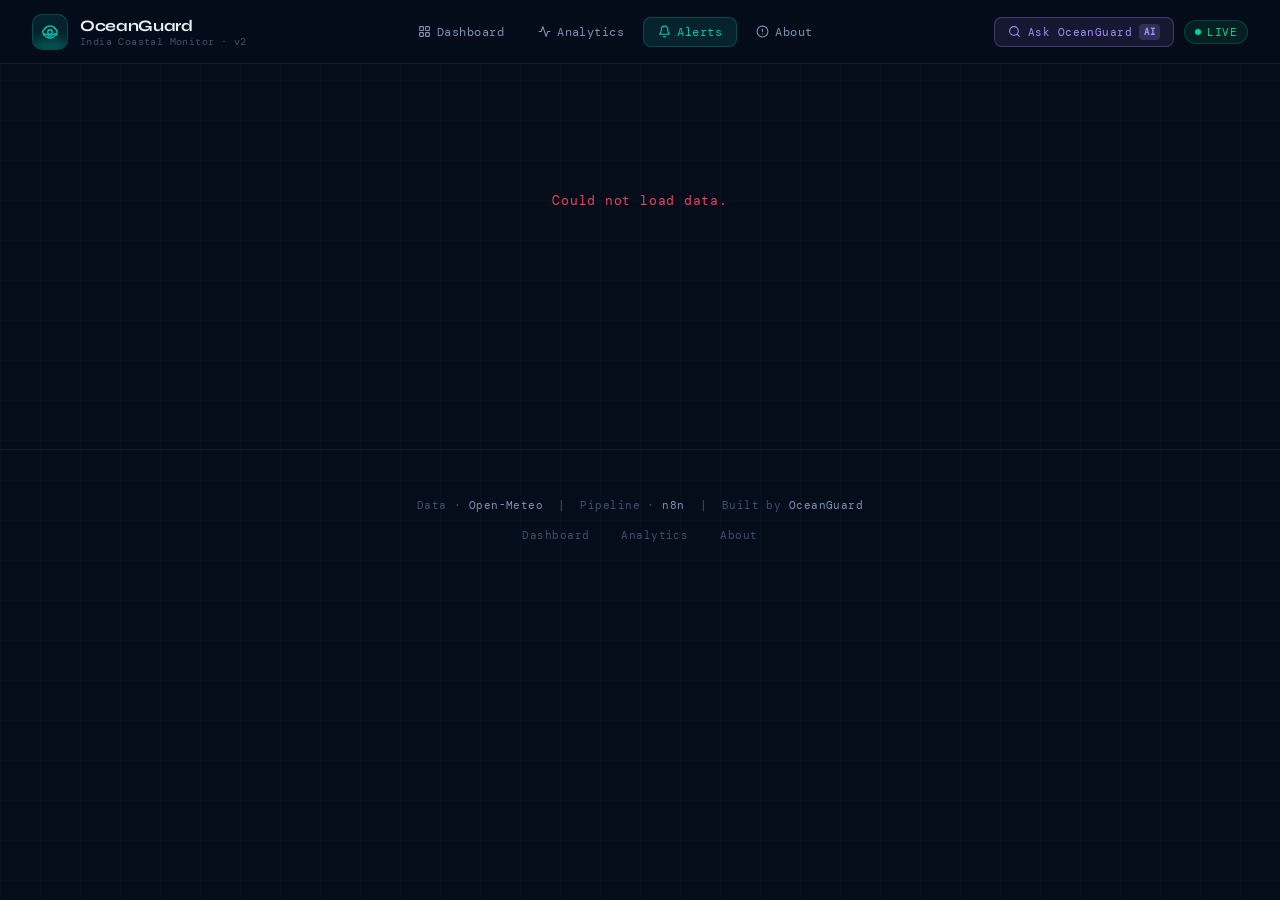
<file: alerts.html>
<!DOCTYPE html>
<html lang="en">
<head>
<meta charset="UTF-8"/>
<meta name="viewport" content="width=device-width, initial-scale=1.0"/>
<title>OceanGuard — Alert History</title>
<link rel="stylesheet" href="style.css"/>
<style>
.filter-bar{display:flex;gap:.75rem;flex-wrap:wrap;margin-bottom:1.5rem;align-items:center;}
.filter-group{display:flex;gap:4px;}
.fbtn{font-family:var(--fm);font-size:11px;padding:5px 12px;border-radius:8px;border:1px solid var(--border);background:transparent;color:var(--tm);cursor:pointer;transition:all .15s;white-space:nowrap;}
.fbtn:hover{border-color:var(--glow);color:var(--ts);}
.fbtn.active{border-color:var(--glow);color:var(--cyan);background:var(--cyan-d);}
.fbtn.amber.active{border-color:rgba(240,165,0,.3);color:var(--amber);background:var(--amber-d);}
.fbtn.red.active{border-color:rgba(240,64,96,.3);color:var(--red);background:var(--red-d);}
.filter-sep{width:1px;height:24px;background:var(--border);margin:0 4px;align-self:center;}
.alert-count{font-family:var(--fm);font-size:11px;color:var(--tm);margin-left:auto;}

.timeline{display:flex;flex-direction:column;gap:.6rem;margin-bottom:1.75rem;}
.al-row{background:var(--panel);border:1px solid var(--border);border-radius:12px;padding:1rem 1.25rem;display:grid;grid-template-columns:auto 1fr auto auto;align-items:center;gap:1rem;transition:border-color .15s;animation:fadeUp .3s ease both;}
.al-row:hover{border-color:rgba(255,255,255,.12);}
@keyframes fadeUp{from{opacity:0;transform:translateY(4px);}to{opacity:1;transform:translateY(0);}}
.al-row.watch{border-left:3px solid var(--cyan);}
.al-row.warning{border-left:3px solid var(--amber);}
.al-row.emergency{border-left:3px solid var(--red);}
.al-time{font-family:var(--fm);font-size:11px;color:var(--tm);white-space:nowrap;}
.al-city{font-size:14px;font-weight:600;}
.al-meta{font-family:var(--fm);font-size:12px;color:var(--ts);margin-top:2px;}
.al-wind{font-family:var(--fm);font-size:13px;color:var(--ts);text-align:right;white-space:nowrap;}

.no-results{text-align:center;padding:4rem 2rem;font-family:var(--fm);font-size:13px;color:var(--tm);}

@media(max-width:600px){.al-row{grid-template-columns:1fr auto;}.al-time{display:none;}.al-wind{display:none;}}
</style>
</head>
<body>
<script src="nav.js"></script>
<main class="og-main">
  <div id="og-loading">
    <div class="og-wave"><span></span><span></span><span></span><span></span><span></span></div>
    <div>Loading alert history...</div>
  </div>
  <div id="og-content" style="display:none">
    <div class="og-page-header">
      <div class="og-page-title">Alert History</div>
      <div class="og-page-sub">Complete record of all threshold crossings</div>
    </div>

    <div class="og-metrics" id="stat-row"></div>

    <div class="og-sec">Filter alerts</div>
    <div class="filter-bar">
      <div class="filter-group" id="tier-filters">
        <button class="fbtn active" data-tier="ALL" onclick="setTier('ALL')">All tiers</button>
        <button class="fbtn" data-tier="WATCH" onclick="setTier('WATCH')">Watch</button>
        <button class="fbtn amber" data-tier="WARNING" onclick="setTier('WARNING')">Warning</button>
        <button class="fbtn red" data-tier="EMERGENCY" onclick="setTier('EMERGENCY')">Emergency</button>
      </div>
      <div class="filter-sep"></div>
      <div class="filter-group" id="city-filters"></div>
      <span class="alert-count" id="alert-count">— alerts</span>
    </div>

    <div class="timeline" id="timeline"></div>
  </div>
</main>

<footer class="og-footer">
  Data · <span>Open-Meteo</span> &nbsp;|&nbsp; Pipeline · <span>n8n</span> &nbsp;|&nbsp; Built by <span>OceanGuard</span>
  <div class="og-footer-links">
    <a href="index.html">Dashboard</a>
    <a href="analytics.html">Analytics</a>
    <a href="about.html">About</a>
  </div>
</footer>

<script>
const SHEET="1LHddh6bg9M0hskAypVRr_iF5h4SLzM1yw1vuFetn51s";
const URL=`https://docs.google.com/spreadsheets/d/${SHEET}/gviz/tq?tqx=out:json&sheet=Sheet1`;
function isCity(n){return n&&typeof n==="string"&&!/^\d{4}-\d{2}-\d{2}/.test(n)&&n.length>=2&&n.length<=30;}
function badge(r){const c={NORMAL:"badge-normal",WATCH:"badge-watch",WARNING:"badge-warning",EMERGENCY:"badge-emergency"};return `<span class="tier-badge ${c[r]||'badge-normal'}">${r}</span>`;}

let allAlerts=[],selTier="ALL",selCity="ALL";

function setTier(t){
  selTier=t;
  document.querySelectorAll("[data-tier]").forEach(b=>b.classList.toggle("active",b.dataset.tier===t));
  render();
}
function setCity(c){
  selCity=c;
  document.querySelectorAll("[data-citf]").forEach(b=>b.classList.toggle("active",b.dataset.citf===c));
  render();
}

function render(){
  let filtered=allAlerts;
  if(selTier!=="ALL")filtered=filtered.filter(a=>a.risk===selTier);
  if(selCity!=="ALL")filtered=filtered.filter(a=>a.city===selCity);
  document.getElementById("alert-count").textContent=`${filtered.length} alert${filtered!==1?"s":""}`;
  const tl=document.getElementById("timeline");
  if(!filtered.length){tl.innerHTML=`<div class="no-results">No alerts match the current filter.</div>`;return;}
  tl.innerHTML=filtered.map((a,i)=>{
    const cls={WATCH:"watch",WARNING:"warning",EMERGENCY:"emergency"}[a.risk]||"watch";
    const ts=new Date(a.ts).toLocaleString("en-IN",{day:"numeric",month:"short",year:"numeric",hour:"2-digit",minute:"2-digit",hour12:true});
    return `<div class="al-row ${cls}" style="animation-delay:${Math.min(i,20)*30}ms">
      <div class="al-time">${ts}</div>
      <div>
        <div class="al-city">${a.city}</div>
        <div class="al-meta">Wind ${a.wind.toFixed(1)} km/h · Temp ${a.temp.toFixed(1)}°C · Rain ${a.rain} mm</div>
      </div>
      ${badge(a.risk)}
      <div class="al-wind">${a.wind.toFixed(1)} km/h</div>
    </div>`;
  }).join("");
}

async function loadData(){
  const r=await fetch(URL);const t=await r.text();
  const j=JSON.parse(t.match(/google\.visualization\.Query\.setResponse\(([\s\S]*?)\);/)[1]);
  const rows=j.table.rows;
  allAlerts=[];
  rows.forEach(row=>{
    const c=row.c;if(!c||!c[1]?.v)return;
    const city=String(c[1].v).trim();if(!isCity(city))return;
    const wind=parseFloat(c[2]?.v)||0,temp=parseFloat(c[3]?.v)||0,rain=parseFloat(c[4]?.v)||0;
    const risk=(c[5]?.v||"NORMAL").toUpperCase(),ts=c[7]?.v||"";
    const alertVal=c[6]?.v;
    const isAlert=alertVal===true||alertVal==="TRUE"||alertVal===1||String(alertVal).toLowerCase()==="true";
    if(isAlert&&risk!=="NORMAL")allAlerts.push({city,wind,temp,rain,risk,ts});
  });
  allAlerts.reverse();

  // Stats
  const total=allAlerts.length;
  const cities={};allAlerts.forEach(a=>{cities[a.city]=(cities[a.city]||0)+1;});
  const topCity=Object.entries(cities).sort((a,b)=>b[1]-a[1])[0];
  const emCount=allAlerts.filter(a=>a.risk==="EMERGENCY").length;
  const warnCount=allAlerts.filter(a=>a.risk==="WARNING").length;
  document.getElementById("stat-row").innerHTML=[
    {l:"Total alerts",v:total,c:"amber"},{l:"Cities alerted",v:Object.keys(cities).length,c:"cyan"},
    {l:"Most alerted",v:topCity?topCity[0]:"—",c:"ts"},{l:"Emergencies",v:emCount,c:emCount>0?"red":"green"}
  ].map(m=>`<div class="og-metric"><div class="og-metric-label">${m.l}</div><div class="og-metric-value ${m.c}" style="${m.c==="ts"?"color:var(--ts);font-size:20px":""}">${m.v}</div></div>`).join("");

  // City filter buttons
  const uCities=["ALL",...Object.keys(cities).sort()];
  document.getElementById("city-filters").innerHTML=uCities.map(c=>`<button class="fbtn${c==="ALL"?" active":""}" data-citf="${c}" onclick="setCity('${c}')">${c==="ALL"?"All cities":c}</button>`).join("");

  const ots=document.getElementById("og-timestamp");if(ots)ots.textContent=`${total} alerts logged`;
  document.getElementById("og-loading").style.display="none";
  document.getElementById("og-content").style.display="block";
  render();
}
loadData().catch(e=>{console.error(e);document.getElementById("og-loading").innerHTML=`<p style="color:var(--red)">Could not load data.</p>`;});
</script>
</body>
</html>
</file>
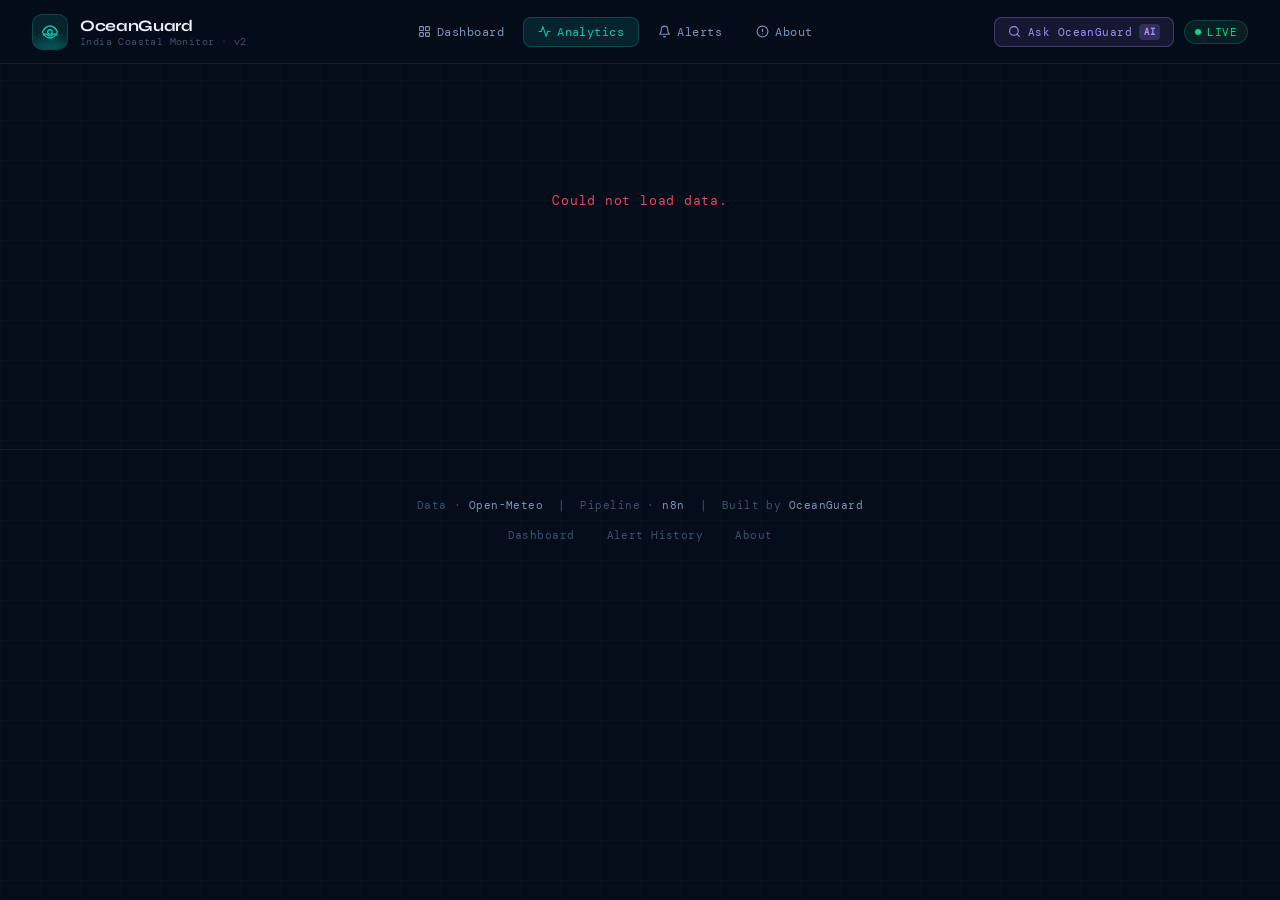
<file: analytics.html>
<!DOCTYPE html>
<html lang="en">
<head>
<meta charset="UTF-8"/>
<meta name="viewport" content="width=device-width, initial-scale=1.0"/>
<title>OceanGuard — Analytics</title>
<link rel="stylesheet" href="style.css"/>
<style>
.city-tabs{display:flex;gap:6px;flex-wrap:wrap;margin-bottom:1.5rem;}
.ctab{font-family:var(--fm);font-size:11px;padding:5px 12px;border-radius:8px;border:1px solid var(--border);background:transparent;color:var(--tm);cursor:pointer;transition:all .15s;white-space:nowrap;}
.ctab:hover{border-color:var(--glow);color:var(--ts);}
.ctab.active{background:var(--cyan-d);border-color:var(--glow);color:var(--cyan);}

.trend-card{background:var(--panel);border:1px solid var(--border);border-radius:14px;overflow:hidden;margin-bottom:1.75rem;}
.trend-top{padding:1rem 1.5rem;border-bottom:1px solid var(--border);display:flex;align-items:center;justify-content:space-between;flex-wrap:wrap;gap:8px;}
.trend-body{padding:1.5rem;}
.chart-area{width:100%;height:200px;}
.chart-svg{width:100%;height:100%;}
.grid-line{stroke:rgba(255,255,255,0.05);stroke-width:1;}
.axis-lbl{font-family:'DM Mono',monospace;font-size:10px;fill:#3d5270;}
.t-line{fill:none;stroke-width:2.5;stroke-linecap:round;stroke-linejoin:round;}
.t-area{fill-opacity:.15;}
.thresh{stroke:var(--amber);stroke-width:1.5;stroke-dasharray:5 4;fill:none;}
.chart-leg{display:flex;align-items:center;gap:16px;margin-top:10px;font-family:var(--fm);font-size:11px;color:var(--tm);}
.leg-i{display:flex;align-items:center;gap:5px;}
.leg-dot{width:8px;height:8px;border-radius:50%;}
.leg-dsh{width:16px;border-top:2px dashed var(--amber);}
#t-summary{margin-left:auto;color:var(--ts);}

.compare-grid{display:grid;grid-template-columns:repeat(3,1fr);gap:1rem;margin-bottom:1.75rem;}
.city-stat-card{background:var(--panel);border:1px solid var(--border);border-radius:12px;padding:1rem 1.25rem;transition:border-color .2s;}
.city-stat-card:hover{border-color:var(--glow);}
.cs-name{font-size:13px;font-weight:600;margin-bottom:.6rem;}
.cs-row{display:flex;justify-content:space-between;margin-bottom:.3rem;}
.cs-label{font-family:var(--fm);font-size:11px;color:var(--tm);}
.cs-value{font-family:var(--fm);font-size:11px;color:var(--ts);}
.cs-value.hot{color:var(--amber);}
.cs-bar-wrap{margin-top:.6rem;}
.cs-bar-track{height:3px;background:rgba(255,255,255,.05);border-radius:2px;}
.cs-bar-fill{height:100%;border-radius:2px;transition:width .6s ease;}

.weekly-table-wrap{overflow-x:auto;}

@media(max-width:900px){.compare-grid{grid-template-columns:repeat(2,1fr);}}
@media(max-width:600px){.compare-grid{grid-template-columns:1fr;}}
</style>
</head>
<body>
<script src="nav.js"></script>
<main class="og-main">
  <div id="og-loading">
    <div class="og-wave"><span></span><span></span><span></span><span></span><span></span></div>
    <div>Loading analytics data...</div>
  </div>
  <div id="og-content" style="display:none">
    <div class="og-page-header">
      <div class="og-page-title">Analytics</div>
      <div class="og-page-sub">7-day wind patterns · city comparisons · weekly summaries</div>
    </div>

    <div class="og-sec">7-day wind trend — select city</div>
    <div class="city-tabs" id="city-tabs"></div>
    <div class="trend-card">
      <div class="trend-top">
        <div class="og-sec" style="margin-bottom:0" id="trend-city-label">—</div>
        <span id="t-summary"></span>
      </div>
      <div class="trend-body">
        <div class="chart-area">
          <svg class="chart-svg" id="trend-svg" viewBox="0 0 760 200" preserveAspectRatio="none">
            <defs>
              <linearGradient id="aG" x1="0" y1="0" x2="0" y2="1">
                <stop offset="0%" stop-color="#00c8b4" stop-opacity=".25"/>
                <stop offset="100%" stop-color="#00c8b4" stop-opacity="0"/>
              </linearGradient>
            </defs>
            <g id="g-lines"></g><g id="y-labs"></g><g id="x-labs"></g>
            <path id="a-path" fill="url(#aG)"/>
            <line id="t-line" class="thresh" x1="0" x2="0" y1="0" y2="0"/>
            <path id="l-path" class="t-line" style="stroke:var(--cyan)"/>
            <g id="d-pts"></g>
          </svg>
        </div>
        <div class="chart-leg">
          <div class="leg-i"><div class="leg-dot" style="background:var(--cyan)"></div><span>Daily avg wind (km/h)</span></div>
          <div class="leg-i"><div class="leg-dsh"></div><span>Alert threshold</span></div>
        </div>
      </div>
    </div>

    <div class="og-sec">All cities — 7-day overview</div>
    <div class="compare-grid" id="compare-grid"></div>

    <div class="og-sec">Weekly performance table</div>
    <div class="og-card" style="margin-bottom:1.75rem">
      <div class="weekly-table-wrap">
        <table class="og-table" id="weekly-table">
          <thead>
            <tr>
              <th>City</th><th>Threshold</th>
              <th>7-day avg</th><th>Peak wind</th>
              <th>Alert days</th><th>Coast</th><th>Trend</th>
            </tr>
          </thead>
          <tbody id="weekly-body"></tbody>
        </table>
      </div>
    </div>
  </div>
</main>

<footer class="og-footer">
  Data · <span>Open-Meteo</span> &nbsp;|&nbsp; Pipeline · <span>n8n</span> &nbsp;|&nbsp; Built by <span>OceanGuard</span>
  <div class="og-footer-links">
    <a href="index.html">Dashboard</a>
    <a href="alerts.html">Alert History</a>
    <a href="about.html">About</a>
  </div>
</footer>

<script>
const SHEET="1LHddh6bg9M0hskAypVRr_iF5h4SLzM1yw1vuFetn51s";
const URL=`https://docs.google.com/spreadsheets/d/${SHEET}/gviz/tq?tqx=out:json&sheet=Sheet1`;
const CITIES=[
  {city:"Mumbai",threshold:14,coast:"Arabian Sea"},
  {city:"Goa",threshold:13,coast:"Arabian Sea"},
  {city:"Mangalore",threshold:13,coast:"Arabian Sea"},
  {city:"Kochi",threshold:12,coast:"Arabian Sea"},
  {city:"Thiruvananthapuram",threshold:11,coast:"Arabian Sea"},
  {city:"Pondicherry",threshold:12,coast:"Bay of Bengal"},
  {city:"Chennai",threshold:12,coast:"Bay of Bengal"},
  {city:"Visakhapatnam",threshold:13,coast:"Bay of Bengal"},
  {city:"Kolkata",threshold:12,coast:"Bay of Bengal"}
];
const TH=Object.fromEntries(CITIES.map(c=>[c.city,c.threshold]));
const COAST=Object.fromEntries(CITIES.map(c=>[c.city,c.coast]));
function isCity(n){return n&&typeof n==="string"&&!/^\d{4}-\d{2}-\d{2}/.test(n)&&n.length>=2&&n.length<=30;}
const BAR_C={NORMAL:"#00d98b",WATCH:"#00c8b4",WARNING:"#f0a500",EMERGENCY:"#f04060"};

let hist={},sel=null;

function renderTrend(city){
  const d=hist[city];if(!d||!d.length)return;
  sel=city;const th=TH[city]||12;
  document.querySelectorAll(".ctab").forEach(b=>b.classList.toggle("active",b.dataset.city===city));
  document.getElementById("trend-city-label").textContent=city;
  const W=760,H=200,pL=36,pR=18,pT=14,pB=26,cW=W-pL-pR,cH=H-pT-pB;
  const ws=d.map(x=>x.w),mx=Math.max(...ws,th*1.4);
  const xp=i=>pL+(i/Math.max(d.length-1,1))*cW;
  const yp=v=>pT+cH-(v/mx)*cH;
  let gH="",yH="",xH="";
  [0,.25,.5,.75,1].forEach(f=>{const v=mx*f,y=yp(v);gH+=`<line class="grid-line" x1="${pL}" x2="${W-pR}" y1="${y}" y2="${y}"/>`;yH+=`<text class="axis-lbl" x="${pL-5}" y="${y+3}" text-anchor="end">${v.toFixed(0)}</text>`;});
  d.forEach((x,i)=>{const l=new Date(x.date+"T00:00:00").toLocaleDateString("en-IN",{day:"numeric",month:"short"});xH+=`<text class="axis-lbl" x="${xp(i).toFixed(1)}" y="${H-4}" text-anchor="middle">${l}</text>`;});
  document.getElementById("g-lines").innerHTML=gH;document.getElementById("y-labs").innerHTML=yH;document.getElementById("x-labs").innerHTML=xH;
  const pts=d.map((x,i)=>`${xp(i).toFixed(1)},${yp(x.w).toFixed(1)}`);
  document.getElementById("l-path").setAttribute("d","M"+pts.join("L"));
  document.getElementById("a-path").setAttribute("d",`M${pL},${pT+cH} L${pts.join("L")} L${xp(d.length-1)},${pT+cH} Z`);
  document.getElementById("d-pts").innerHTML=d.map((x,i)=>{const c=x.w>=th?"#f0a500":"#00c8b4";return `<circle cx="${xp(i).toFixed(1)}" cy="${yp(x.w).toFixed(1)}" r="8" fill="${c}" fill-opacity=".25"/><circle cx="${xp(i).toFixed(1)}" cy="${yp(x.w).toFixed(1)}" r="4" fill="${c}"/>`;}).join("");
  const ty=yp(th);const tl=document.getElementById("t-line");
  tl.setAttribute("x1",pL);tl.setAttribute("x2",W-pR);tl.setAttribute("y1",ty);tl.setAttribute("y2",ty);
  const avg=ws.reduce((a,b)=>a+b,0)/ws.length;
  const trend=ws.length>1?(ws[ws.length-1]>ws[0]?"↑ Rising":"↓ Easing"):"—";
  const ad=d.filter(x=>x.w>=th).length;
  document.getElementById("t-summary").textContent=`Avg ${avg.toFixed(1)} km/h · ${trend} · ${ad} alert day${ad!==1?"s":""}`;
}

async function loadData(){
  const r=await fetch(URL);const t=await r.text();
  const j=JSON.parse(t.match(/google\.visualization\.Query\.setResponse\(([\s\S]*?)\);/)[1]);
  const rows=j.table.rows;
  const hm={};const cut=new Date();cut.setDate(cut.getDate()-7);
  rows.forEach(row=>{
    const c=row.c;if(!c||!c[1]?.v)return;
    const city=String(c[1].v).trim();if(!isCity(city))return;
    const wind=parseFloat(c[2]?.v)||0,ts=c[7]?.v||"";
    if(ts){const d=new Date(ts);if(d>=cut){const ds=ts.slice(0,10);if(!hm[city])hm[city]={};if(!hm[city][ds])hm[city][ds]=[];hm[city][ds].push(wind);}}
  });
  hist={};
  Object.keys(hm).forEach(city=>{hist[city]=Object.keys(hm[city]).sort().map(date=>({date,w:hm[city][date].reduce((a,b)=>a+b,0)/hm[city][date].length}));});

  // City tabs
  const tcs=CITIES.map(c=>c.city).filter(c=>hist[c]&&hist[c].length);
  document.getElementById("city-tabs").innerHTML=tcs.map(city=>`<button class="ctab" data-city="${city}" onclick="renderTrend('${city}')">${city}</button>`).join("");
  if(!sel||!hist[sel])sel=tcs[0];
  if(sel)renderTrend(sel);

  // City stat cards
  const glmax=Math.max(...CITIES.map(c=>{const d=hist[c.city];return d&&d.length?Math.max(...d.map(x=>x.w)):0;}),1);
  document.getElementById("compare-grid").innerHTML=CITIES.map(c=>{
    const d=hist[c.city]||[];
    const ws=d.map(x=>x.w);
    const avg=ws.length?ws.reduce((a,b)=>a+b,0)/ws.length:0;
    const peak=ws.length?Math.max(...ws):0;
    const ad=d.filter(x=>x.w>=c.threshold).length;
    const tr=ws.length>1?(ws[ws.length-1]>ws[0]?"↑ Rising":"↓ Easing"):"No data";
    const pct=Math.round((peak/glmax)*100);
    const col=peak>=c.threshold*2?"#f04060":peak>=c.threshold*1.5?"#f0a500":peak>=c.threshold?"#00c8b4":"#00d98b";
    return `<div class="city-stat-card">
      <div class="cs-name">${c.city}</div>
      <div class="cs-row"><span class="cs-label">7-day avg</span><span class="cs-value ${avg>=c.threshold?"hot":""}">${avg.toFixed(1)} km/h</span></div>
      <div class="cs-row"><span class="cs-label">Peak wind</span><span class="cs-value ${peak>=c.threshold?"hot":""}">${peak.toFixed(1)} km/h</span></div>
      <div class="cs-row"><span class="cs-label">Alert days</span><span class="cs-value ${ad>0?"hot":""}">${ad} / 7</span></div>
      <div class="cs-row"><span class="cs-label">Trend</span><span class="cs-value">${tr}</span></div>
      <div class="cs-bar-wrap"><div class="cs-bar-track"><div class="cs-bar-fill" style="width:${pct}%;background:${col}"></div></div></div>
    </div>`;
  }).join("");

  // Weekly table
  document.getElementById("weekly-body").innerHTML=CITIES.map(c=>{
    const d=hist[c.city]||[];const ws=d.map(x=>x.w);
    const avg=ws.length?ws.reduce((a,b)=>a+b,0)/ws.length:0;
    const peak=ws.length?Math.max(...ws):0;
    const ad=d.filter(x=>x.w>=c.threshold).length;
    const tr=ws.length>1?(ws[ws.length-1]>ws[0]?"↑":"↓"):"—";
    const avgCls=avg>=c.threshold?"sa":"sc";
    return `<tr><td>${c.city}</td><td>${c.threshold} km/h</td><td class="${avgCls}">${avg.toFixed(1)}</td><td class="${peak>=c.threshold?"sa":"sc"}">${peak.toFixed(1)}</td><td class="${ad>0?"sa":"sc"}">${ad}</td><td style="color:var(--tm)">${c.coast}</td><td style="color:var(--ts)">${tr}</td></tr>`;
  }).join("");

  const ots=document.getElementById("og-timestamp");if(ots)ots.textContent="Analytics loaded";
  document.getElementById("og-loading").style.display="none";
  document.getElementById("og-content").style.display="block";
}
loadData().catch(e=>{console.error(e);document.getElementById("og-loading").innerHTML=`<p style="color:var(--red)">Could not load data.</p>`;});
</script>
</body>
</html>
</file>
<file: style.css>
@import url('https://fonts.googleapis.com/css2?family=Syne:wght@400;500;600;700&family=DM+Mono:wght@300;400;500&display=swap');

:root{
  --deep:#060d1a;--panel:#0d1b30;--panel-alt:#101f35;
  --border:rgba(255,255,255,0.07);--glow:rgba(0,200,180,0.25);
  --cyan:#00c8b4;--cyan-d:rgba(0,200,180,0.12);--cyan-m:rgba(0,200,180,0.4);
  --amber:#f0a500;--amber-d:rgba(240,165,0,0.12);
  --red:#f04060;--red-d:rgba(240,64,96,0.12);
  --green:#00d98b;--green-d:rgba(0,217,139,0.1);
  --purple:#a78bfa;--purple-d:rgba(167,139,250,0.1);
  --tx:#e8f0fa;--ts:#7a95b8;--tm:#3d5270;
  --fd:'Syne',sans-serif;--fm:'DM Mono',monospace;
  --nav-h:64px;
}

*,*::before,*::after{box-sizing:border-box;margin:0;padding:0;}

body{
  font-family:var(--fd);
  background:var(--deep);
  color:var(--tx);
  min-height:100vh;
  overflow-x:hidden;
  padding-top:var(--nav-h);
}

body::before{
  content:'';position:fixed;inset:0;
  background-image:
    linear-gradient(rgba(0,200,180,0.03) 1px,transparent 1px),
    linear-gradient(90deg,rgba(0,200,180,0.03) 1px,transparent 1px);
  background-size:40px 40px;
  pointer-events:none;z-index:0;
}

/* ── NAVIGATION ── */
.og-nav{
  position:fixed;top:0;left:0;right:0;z-index:200;
  height:var(--nav-h);
  background:rgba(6,13,26,0.95);
  backdrop-filter:blur(20px);
  border-bottom:1px solid var(--border);
  display:flex;align-items:center;justify-content:space-between;
  padding:0 2rem;
}

.og-brand{display:flex;align-items:center;gap:12px;text-decoration:none;}
.og-brand-icon{
  width:36px;height:36px;
  border:1px solid var(--glow);border-radius:10px;
  display:flex;align-items:center;justify-content:center;
  background:var(--cyan-d);position:relative;overflow:hidden;
}
.og-brand-icon::after{
  content:'';position:absolute;
  bottom:-4px;left:-4px;right:-4px;height:12px;
  background:var(--cyan-m);border-radius:50%;
  filter:blur(6px);animation:waveGlow 3s ease-in-out infinite;
}
@keyframes waveGlow{0%,100%{opacity:.5;transform:scaleX(.9);}50%{opacity:1;transform:scaleX(1.1);}}
.og-brand-icon svg{width:18px;height:18px;stroke:var(--cyan);fill:none;stroke-width:1.8;stroke-linecap:round;stroke-linejoin:round;position:relative;z-index:1;}
.og-brand-name{font-size:16px;font-weight:700;letter-spacing:-.02em;color:var(--tx);}
.og-brand-sub{font-size:10px;color:var(--tm);font-family:var(--fm);letter-spacing:.04em;}

.og-links{display:flex;align-items:center;gap:4px;}
.og-link{
  font-family:var(--fm);font-size:12px;
  color:var(--ts);letter-spacing:.04em;
  text-decoration:none;
  padding:6px 14px;border-radius:8px;
  border:1px solid transparent;
  transition:all .15s;
  display:flex;align-items:center;gap:6px;
}
.og-link svg{width:13px;height:13px;stroke:currentColor;fill:none;stroke-width:2;stroke-linecap:round;stroke-linejoin:round;}
.og-link:hover{color:var(--tx);background:rgba(255,255,255,.04);border-color:var(--border);}
.og-link.active{color:var(--cyan);background:var(--cyan-d);border-color:var(--glow);}

.og-nav-right{display:flex;align-items:center;gap:10px;}
.og-live{
  display:flex;align-items:center;gap:6px;
  background:var(--green-d);border:1px solid rgba(0,217,139,0.2);
  border-radius:999px;padding:4px 10px;
  font-family:var(--fm);font-size:11px;color:var(--green);letter-spacing:.04em;
}
.og-live-dot{width:6px;height:6px;border-radius:50%;background:var(--green);animation:pulse 2s ease-in-out infinite;}
@keyframes pulse{0%,100%{opacity:1;box-shadow:0 0 0 0 rgba(0,217,139,.6);}50%{opacity:.7;box-shadow:0 0 0 4px rgba(0,217,139,0);}}

/* ── LAYOUT ── */
.og-main{max-width:1200px;margin:0 auto;padding:2rem 2rem 5rem;position:relative;z-index:1;}
.og-page-header{margin-bottom:2rem;}
.og-page-title{font-size:24px;font-weight:700;letter-spacing:-.02em;margin-bottom:.3rem;}
.og-page-sub{font-family:var(--fm);font-size:12px;color:var(--tm);letter-spacing:.04em;}

/* ── COMMON COMPONENTS ── */
.og-sec{
  font-size:11px;font-weight:600;color:var(--tm);
  text-transform:uppercase;letter-spacing:.12em;
  margin-bottom:1rem;
  display:flex;align-items:center;gap:8px;
}
.og-sec::after{content:'';flex:1;height:1px;background:linear-gradient(90deg,var(--border),transparent);}

.og-card{
  background:var(--panel);border:1px solid var(--border);
  border-radius:14px;overflow:hidden;
}
.og-card-header{
  padding:1rem 1.5rem;border-bottom:1px solid var(--border);
}

.og-metrics{display:grid;grid-template-columns:repeat(4,1fr);gap:1rem;margin-bottom:1.75rem;}
.og-metric{
  background:var(--panel);border:1px solid var(--border);
  border-radius:14px;padding:1.25rem 1.5rem;
  position:relative;overflow:hidden;transition:border-color .2s;
}
.og-metric:hover{border-color:var(--glow);}
.og-metric::before{
  content:'';position:absolute;top:0;left:0;right:0;height:2px;
  background:linear-gradient(90deg,transparent,var(--cyan-m),transparent);
  opacity:0;transition:opacity .2s;
}
.og-metric:hover::before{opacity:1;}
.og-metric-label{font-family:var(--fm);font-size:10px;color:var(--tm);text-transform:uppercase;letter-spacing:.1em;margin-bottom:.6rem;}
.og-metric-value{font-family:var(--fm);font-size:28px;font-weight:500;line-height:1;}
.og-metric-value.cyan{color:var(--cyan);}
.og-metric-value.amber{color:var(--amber);}
.og-metric-value.red{color:var(--red);}
.og-metric-value.green{color:var(--green);}
.og-metric-sub{font-family:var(--fm);font-size:11px;color:var(--tm);margin-top:.4rem;}

.tier-badge{font-family:var(--fm);font-size:10px;font-weight:500;padding:3px 9px;border-radius:999px;letter-spacing:.08em;text-transform:uppercase;white-space:nowrap;}
.badge-normal{background:var(--green-d);color:var(--green);border:1px solid rgba(0,217,139,.2);}
.badge-watch{background:var(--cyan-d);color:var(--cyan);border:1px solid rgba(0,200,180,.2);}
.badge-warning{background:var(--amber-d);color:var(--amber);border:1px solid rgba(240,165,0,.2);}
.badge-emergency{background:var(--red-d);color:var(--red);border:1px solid rgba(240,64,96,.2);}

.og-btn{
  display:inline-flex;align-items:center;gap:6px;
  background:var(--cyan-d);border:1px solid var(--glow);
  border-radius:8px;padding:6px 14px;
  font-family:var(--fm);font-size:11px;color:var(--cyan);
  letter-spacing:.04em;cursor:pointer;transition:all .2s;
  text-decoration:none;
}
.og-btn:hover{background:rgba(0,200,180,0.2);box-shadow:0 0 16px rgba(0,200,180,0.15);}
.og-btn svg{width:13px;height:13px;stroke:currentColor;fill:none;stroke-width:2;stroke-linecap:round;stroke-linejoin:round;}

/* ── LOADING / STATES ── */
#og-loading{text-align:center;padding:6rem 2rem;font-family:var(--fm);font-size:13px;color:var(--tm);letter-spacing:.06em;}
.og-wave{display:inline-flex;gap:4px;margin-bottom:1rem;}
.og-wave span{display:inline-block;width:4px;height:20px;background:var(--cyan-m);border-radius:2px;animation:wave .9s ease-in-out infinite;}
.og-wave span:nth-child(2){animation-delay:.15s;}
.og-wave span:nth-child(3){animation-delay:.3s;}
.og-wave span:nth-child(4){animation-delay:.45s;}
.og-wave span:nth-child(5){animation-delay:.6s;}
@keyframes wave{0%,100%{transform:scaleY(.4);opacity:.4;}50%{transform:scaleY(1);opacity:1;}}

/* ── TABLE ── */
.og-table{width:100%;border-collapse:collapse;}
.og-table thead tr{background:var(--panel-alt);}
.og-table thead th{font-family:var(--fm);font-size:10px;font-weight:500;text-transform:uppercase;letter-spacing:.1em;color:var(--tm);text-align:left;padding:.7rem 1.25rem;}
.og-table tbody tr{border-top:1px solid var(--border);transition:background .15s;}
.og-table tbody tr:hover{background:rgba(255,255,255,.02);}
.og-table tbody td{padding:.8rem 1.25rem;font-family:var(--fm);font-size:13px;color:var(--ts);}
.og-table tbody td:first-child{color:var(--tx);font-weight:400;}
.sa{color:var(--amber);}.sc{color:var(--green);}

/* ── FOOTER ── */
.og-footer{
  text-align:center;padding:3rem 1rem 2rem;
  font-family:var(--fm);font-size:11px;color:var(--tm);
  letter-spacing:.04em;border-top:1px solid var(--border);
  margin-top:4rem;position:relative;z-index:1;
}
.og-footer span{color:var(--ts);}
.og-footer-links{display:flex;justify-content:center;gap:2rem;margin-top:1rem;}
.og-footer-links a{font-family:var(--fm);font-size:11px;color:var(--tm);text-decoration:none;transition:color .15s;}
.og-footer-links a:hover{color:var(--cyan);}

@media(max-width:900px){.og-metrics{grid-template-columns:repeat(2,1fr);}.og-links{gap:2px;}.og-link{padding:5px 10px;font-size:11px;}}
@media(max-width:600px){.og-main{padding:1rem 1rem 4rem;}.og-nav{padding:0 1rem;}.og-brand-sub{display:none;}.og-metrics{grid-template-columns:repeat(2,1fr);gap:.6rem;}.og-metric-value{font-size:22px;}}

/* ── RAG TOPBAR BUTTON ── */
.og-rag-btn{display:flex;align-items:center;gap:7px;background:var(--purple-d);border:1px solid rgba(167,139,250,0.3);border-radius:8px;padding:6px 13px;font-family:var(--fm);font-size:11px;color:var(--purple);letter-spacing:.04em;cursor:pointer;transition:all .2s;white-space:nowrap;}
.og-rag-btn:hover{background:rgba(167,139,250,0.2);box-shadow:0 0 16px rgba(167,139,250,0.15);}
.og-rag-btn svg{width:13px;height:13px;flex-shrink:0;}
.og-rag-badge{font-size:9px;font-weight:600;padding:2px 5px;border-radius:4px;background:rgba(167,139,250,0.2);color:var(--purple);letter-spacing:.06em;}

/* ── RAG MODAL ── */
.og-rag-overlay{position:fixed;inset:0;z-index:400;background:rgba(6,13,26,0.88);backdrop-filter:blur(12px);display:flex;align-items:flex-start;justify-content:center;padding:64px 1.5rem 2rem ;opacity:0;pointer-events:none;transition:opacity .2s ease;}
.og-rag-overlay.open{opacity:1;pointer-events:all;}
.og-rag-modal{background:var(--panel);border:1px solid rgba(167,139,250,0.3);border-radius:18px;width:100%;max-width:680px;box-shadow:0 0 60px rgba(167,139,250,0.1),0 24px 60px rgba(0,0,0,0.6);transform:translateY(-16px) scale(.97);transition:transform .25s cubic-bezier(.34,1.56,.64,1);overflow:hidden;position:relative;}
.og-rag-modal::before{content:'';position:absolute;top:0;left:0;right:0;height:2px;background:linear-gradient(90deg,transparent,rgba(167,139,250,0.6),var(--cyan-m),transparent);}
.og-rag-overlay.open .og-rag-modal{transform:translateY(0) scale(1);}
.og-rag-modal-header{padding:1.25rem 1.5rem;border-bottom:1px solid var(--border);display:flex;align-items:center;justify-content:space-between;}
.og-rag-modal-title{font-size:14px;font-weight:600;display:flex;align-items:center;gap:8px;color:var(--tx);}
.og-rag-modal-title svg{width:16px;height:16px;stroke:var(--purple);fill:none;stroke-width:2;stroke-linecap:round;stroke-linejoin:round;}
.og-rag-close{width:30px;height:30px;border-radius:8px;background:rgba(255,255,255,.05);border:1px solid var(--border);color:var(--tm);cursor:pointer;display:flex;align-items:center;justify-content:center;transition:all .15s;font-size:16px;line-height:1;}
.og-rag-close:hover{background:rgba(255,255,255,.1);color:var(--tx);}
.og-rag-modal-body{   padding:1.5rem;   max-height:70vh;   overflow-y:auto;   scrollbar-width:thin;   scrollbar-color:var(--border) transparent; }
.og-rag-intro{font-family:var(--fm);font-size:12px;color:var(--tm);line-height:1.6;margin-bottom:1.25rem;padding:.75rem 1rem;background:rgba(167,139,250,0.06);border:1px solid rgba(167,139,250,0.12);border-radius:8px;}
.og-rag-suggestions{display:flex;gap:6px;flex-wrap:wrap;margin-bottom:1.25rem;}
.og-rag-sug{font-family:var(--fm);font-size:11px;padding:5px 11px;border-radius:8px;border:1px solid var(--border);background:transparent;color:var(--ts);cursor:pointer;transition:all .15s;text-align:left;}
.og-rag-sug:hover{border-color:rgba(167,139,250,0.3);color:var(--purple);background:var(--purple-d);}
.og-rag-input-row{display:flex;gap:.75rem;}
.og-rag-input{flex:1;background:var(--panel-alt);border:1px solid var(--border);border-radius:10px;padding:.8rem 1rem;font-family:var(--fm);font-size:13px;color:var(--tx);outline:none;transition:border-color .2s;}
.og-rag-input:focus{border-color:rgba(167,139,250,0.4);}
.og-rag-input::placeholder{color:var(--tm);}
.og-rag-submit{display:flex;align-items:center;gap:6px;background:rgba(167,139,250,0.15);border:1px solid rgba(167,139,250,0.3);border-radius:10px;padding:.8rem 1.25rem;font-family:var(--fm);font-size:12px;color:var(--purple);cursor:pointer;transition:all .2s;white-space:nowrap;}
.og-rag-submit:hover{background:rgba(167,139,250,0.28);}
.og-rag-submit:disabled{opacity:.5;cursor:not-allowed;}
.og-rag-answer{margin-top:1.25rem;padding-top:1.25rem;border-top:1px solid var(--border);animation:ragFadeIn .3s ease;}
@keyframes ragFadeIn{from{opacity:0;transform:translateY(6px);}to{opacity:1;transform:translateY(0);}}
.og-rag-answer-header{display:flex;align-items:flex-start;justify-content:space-between;margin-bottom:.75rem;flex-wrap:wrap;gap:6px;}
.og-rag-answer-q{font-family:var(--fm);font-size:11px;color:var(--purple);font-style:italic;}
.og-rag-answer-meta{font-family:var(--fm);font-size:10px;color:var(--tm);}
.og-rag-answer-text{font-size:14px;line-height:1.8;color:var(--ts);}
.og-rag-answer-text strong{color:var(--tx);font-weight:500;}
.og-rag-thinking{display:flex;align-items:center;gap:8px;font-family:var(--fm);font-size:12px;color:var(--tm);}
.b-dot{width:5px;height:5px;border-radius:50%;background:var(--purple);animation:pulse 1.2s ease-in-out infinite;display:inline-block;}

/* ── MOBILE NAV FIX ── */
@media(max-width:700px){
  .og-nav{flex-wrap:wrap;height:auto;padding:.75rem 1rem;gap:.5rem;}
  .og-brand-sub{display:none;}
  .og-links{order:3;width:100%;overflow-x:auto;gap:2px;padding-bottom:2px;scrollbar-width:none;-ms-overflow-style:none;}
  .og-links::-webkit-scrollbar{display:none;}
  .og-link{font-size:10px;padding:5px 10px;white-space:nowrap;flex-shrink:0;}
  .og-nav-right{order:2;margin-left:auto;}
  body{padding-top:108px;}
  .og-rag-btn span.og-rag-badge{display:none;}
  .og-rag-btn{padding:6px 9px;}
}

/* ── MOBILE LAYOUT FIXES ── */
@media(max-width:700px){
  .pred-grid{grid-template-columns:1fr;}
  .og-main{padding:1rem 1rem 5rem;}
  .two-col-about{grid-template-columns:1fr;}
  .tier-explainer{grid-template-columns:1fr 1fr;}
  .cities-grid{grid-template-columns:1fr 1fr;}
  .compare-grid{grid-template-columns:1fr;}
  .al-row{grid-template-columns:1fr auto;}
  .profile-card{flex-direction:column;}
  .about-hero{padding:1.5rem;}
  .hero-title{font-size:20px;}
  .rag-input-row{flex-direction:column;}
  .rag-suggestions{gap:4px;}
  .rag-sug{font-size:10px;padding:4px 8px;}
}
/* ── CONFIDENCE INDICATOR ── */
.og-conf-bar-wrap{margin-top:.5rem;}
.og-conf-top{
  display:flex;align-items:center;
  justify-content:space-between;
  margin-bottom:.35rem;
}
.og-conf-label{
  font-family:var(--fm);font-size:11px;
  font-weight:500;letter-spacing:.04em;
}
.og-conf-score{
  font-family:var(--fm);font-size:11px;
  font-weight:500;
}
.og-conf-track{
  width:100%;height:4px;
  background:rgba(255,255,255,0.06);
  border-radius:2px;overflow:hidden;
  margin-bottom:.5rem;
}
.og-conf-fill{
  height:100%;border-radius:2px;
  transition:width .8s cubic-bezier(.4,0,.2,1);
  box-shadow:0 0 8px currentColor;
}
.og-conf-detail{
  font-family:var(--fm);font-size:10px;
  color:var(--tm);line-height:1.5;
}
.og-conf-detail strong{
  color:var(--ts);font-weight:400;
}
</file>
